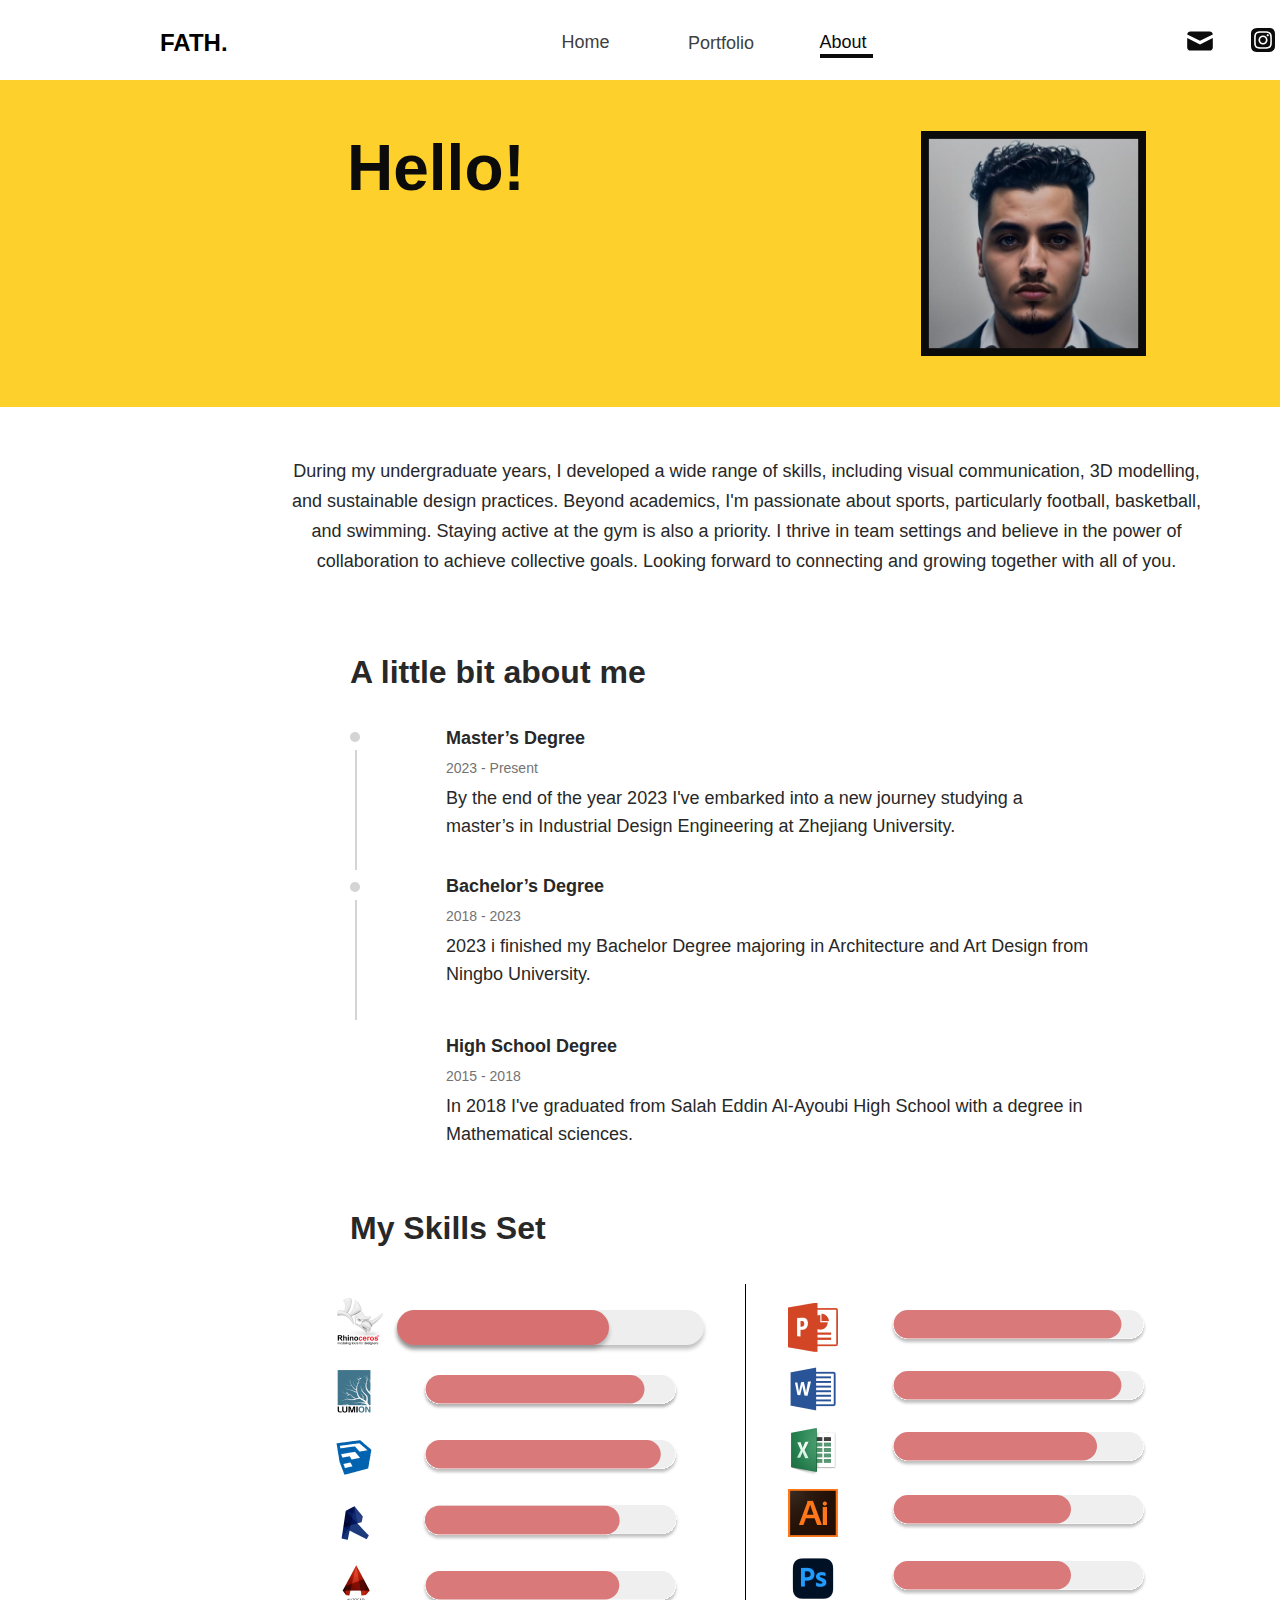
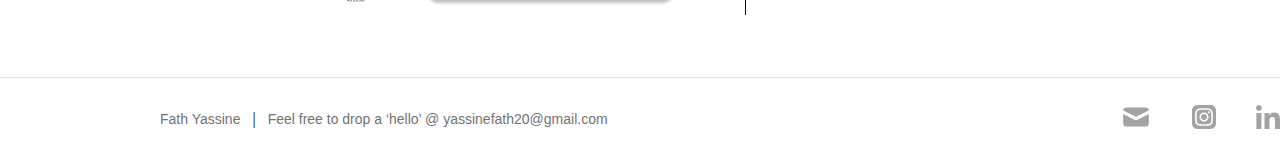
<file: about-page.html/index.html>
<!DOCTYPE html>
<html lang="en">
  <head>
    <meta charset="UTF-8" />
    <meta http-equiv="X-UA-Compatible" content="IE=edge" />
    <meta name="viewport" content="width=device-width, initial-scale=1.0" />
    <link rel="stylesheet" href="./vars.css" />
    <link rel="stylesheet" href="./style.css" />

    <style>
      a,
      button,
      input,
      select,
      h1,
      h2,
      h3,
      h4,
      h5,
      * {
        margin: 0;
        padding: 0;
        border: none;
        text-decoration: none;
        appearance: none;
        background: none;

        -webkit-font-smoothing: antialiased;
      }
    </style>
    <title>Document</title>
  </head>
  <body>
    <div class="about">
      <div class="navigation-header">
        <div class="logo">
          <div class="fath">FATH.</div>
        </div>
        <div class="menu-links">
          <div class="home">
            <a href="link-to-home-page.html">
            <div class="home2">Home</div>
            </a>
          </div>
          <div class="work">
            <a href="link-to-portfolio-page.html">
            <div class="portfolio">Portfolio</div>
            </a>
          </div>
          <div class="about2">
            <a href="https://www.youtube.com/watch?v=pYSJVMFJQPI&ab_channel=Summary">
            <div class="selected"></div>
            <div class="about3">About</div>
            </a>
          </div>
        </div>
        <div class="social">
          <a href="link-to-email-page.html">
          <svg
            class="icon-mail"
            width="32"
            height="32"
            viewBox="0 0 32 32"
            fill="none"
            xmlns="http://www.w3.org/2000/svg"
          >
            <path
              fill-rule="evenodd"
              clip-rule="evenodd"
              d="M16.0004 15.8113L3.20516 9.41445C3.25253 8.59916 3.60981 7.83284 4.20384 7.27242C4.79787 6.712 5.58369 6.39991 6.40036 6.40005H25.6004C26.417 6.39991 27.2028 6.712 27.7969 7.27242C28.3909 7.83284 28.7482 8.59916 28.7956 9.41445L16.0004 15.8113ZM16 19.3888L28.7999 12.9888V22.4C28.7999 23.2487 28.4628 24.0626 27.8627 24.6627C27.2626 25.2628 26.4486 25.6 25.5999 25.6H6.39995C5.55126 25.6 4.73733 25.2628 4.13721 24.6627C3.53709 24.0626 3.19995 23.2487 3.19995 22.4V12.9888L16 19.3888Z"
              fill="#0C0B0B"
            />
          </svg>
          </a>

          <div class="icon"></div>
        </div>
      </div>
      <div class="hero">
        <div class="hello">Hello!</div>
        <img class="rectangle-4" src="rectangle-40.png" />
      </div>
      <div
        class="[base64]"
      >
        During my undergraduate years, I developed a wide range of skills,
        including visual communication, 3D modelling, and sustainable design
        practices. Beyond academics, I&#039;m passionate about sports,
        particularly football, basketball, and swimming. Staying active at the
        gym is also a priority. I thrive in team settings and believe in the
        power of collaboration to achieve collective goals. Looking forward to
        connecting and growing together with all of you.
      </div>
      <div class="a-little-bit-about-me">A little bit about me</div>
      <div class="my-skills-set">My Skills Set</div>
      <div class="item-1">
        <div class="master-s-degree">Master’s Degree</div>
        <div class="_2023-present">2023 - Present</div>
        <div
          class="by-the-end-of-the-year-2023-i-ve-embarked-into-a-new-journey-studying-a-master-s-in-industrial-design-engineering-at-zhejiang-university"
        >
          By the end of the year 2023 I&#039;ve embarked into a new journey
          studying a master’s in Industrial Design Engineering at Zhejiang
          University.
        </div>
      </div>
      <div class="item-2">
        <div class="bachelor-s-degree">Bachelor’s Degree</div>
        <div class="_2018-2023">2018 - 2023</div>
        <div
          class="_2023-i-finished-my-bachelor-degree-majoring-in-architecture-and-art-design-from-ningbo-university"
        >
          2023 i finished my Bachelor Degree majoring in Architecture and Art
          Design from Ningbo University.
        </div>
      </div>
      <div class="item-4">
        <div class="high-school-degree">High School Degree</div>
        <div class="_2015-2018">2015 - 2018</div>
        <div
          class="in-2018-i-ve-graduated-from-salah-eddin-al-ayoubi-high-school-with-a-degree-in-mathematical-sciences"
        >
          In 2018 I&#039;ve graduated from Salah Eddin Al-Ayoubi High School
          with a degree in Mathematical sciences.
        </div>
      </div>
      <svg
        class="bullet"
        width="10"
        height="138"
        viewBox="0 0 10 138"
        fill="none"
        xmlns="http://www.w3.org/2000/svg"
      >
        <circle cx="5" cy="5" r="5" fill="#D4D4D4" />
        <line
          x1="6"
          y1="18"
          x2="5.99999"
          y2="138"
          stroke="#D4D4D4"
          stroke-width="2"
        />
      </svg>

      <svg
        class="bullet2"
        width="10"
        height="138"
        viewBox="0 0 10 138"
        fill="none"
        xmlns="http://www.w3.org/2000/svg"
      >
        <circle cx="5" cy="5" r="5" fill="#D4D4D4" />
        <line
          x1="6"
          y1="18"
          x2="5.99999"
          y2="138"
          stroke="#D4D4D4"
          stroke-width="2"
        />
      </svg>

      <div class="bullet3">
        <div class="ellipse-5"></div>
      </div>
      <div class="navigation-footer">
        <div class="text">
          <div class="fath-yassine">Fath Yassine</div>
          <div class="">|</div>
          <div class="feel-free-to-drop-a-hello-fathyassine-20-gmail-com">
            Feel free to drop a ‘hello’ @ yassinefath20@gmail.com
          </div>
        </div>
        <div class="social2">
          <a href="link-to-mail-page.html">
          <svg
            class="icon-mail2"
            width="32"
            height="32"
            viewBox="0 0 32 32"
            fill="none"
            xmlns="http://www.w3.org/2000/svg"
          >
            <path
              fill-rule="evenodd"
              clip-rule="evenodd"
              d="M16.0002 15.8112L3.20504 9.41442C3.2524 8.59913 3.60969 7.8328 4.20372 7.27239C4.79775 6.71197 5.58357 6.39987 6.40024 6.40002H25.6002C26.4169 6.39987 27.2027 6.71197 27.7968 7.27239C28.3908 7.8328 28.7481 8.59913 28.7954 9.41442L16.0002 15.8112ZM15.9998 19.3887L28.7998 12.9887V22.3999C28.7998 23.2486 28.4627 24.0626 27.8626 24.6627C27.2625 25.2628 26.4485 25.5999 25.5998 25.5999H6.39983C5.55114 25.5999 4.7372 25.2628 4.13709 24.6627C3.53697 24.0626 3.19983 23.2486 3.19983 22.3999V12.9887L15.9998 19.3887Z"
              fill="#A3A3A3"
            />
          </svg>
          </a>

          <a href="link-to-instagram-page.html">
          <svg
            class="icon2-instagram"
            width="24"
            height="24"
            viewBox="0 0 24 24"
            fill="none"
            xmlns="http://www.w3.org/2000/svg"
          >
            <g clip-path="url(#clip0_663_109)">
              <path
                d="M1.49996 1.63273C-0.386045 3.59137 -4.48823e-05 5.67198 -4.48823e-05 11.9928C-4.48823e-05 17.2418 -0.916045 22.5038 3.87796 23.7426C5.37496 24.1275 18.639 24.1275 20.134 23.7406C22.13 23.2257 23.754 21.607 23.976 18.7845C24.007 18.3906 24.007 5.60199 23.975 5.20007C23.739 2.19363 21.888 0.460953 19.449 0.110019C18.89 0.0290338 18.778 0.00503828 15.91 3.92124e-05C5.73695 0.00503828 3.50696 -0.447877 1.49996 1.63273Z"
                fill="#A3A3A3"
              />
              <path
                d="M11.9978 3.13905C8.36681 3.13905 4.91881 2.81605 3.60181 6.19605C3.05781 7.59205 3.13681 9.40505 3.13681 12.001C3.13681 14.279 3.06381 16.42 3.60181 17.805C4.91581 21.187 8.39181 20.863 11.9958 20.863C15.4728 20.863 19.0578 21.225 20.3908 17.805C20.9358 16.395 20.8558 14.609 20.8558 12.001C20.8558 8.53905 21.0468 6.30405 19.3678 4.62605C17.6678 2.92605 15.3688 3.13905 11.9938 3.13905H11.9978ZM11.2038 4.73605C18.7778 4.72405 19.7418 3.88205 19.2098 15.579C19.0208 19.716 15.8708 19.262 11.9988 19.262C4.93881 19.262 4.73581 19.06 4.73581 11.997C4.73581 4.85205 5.29581 4.74005 11.2038 4.73405V4.73605ZM16.7278 6.20705C16.1408 6.20705 15.6648 6.68305 15.6648 7.27005C15.6648 7.85705 16.1408 8.33305 16.7278 8.33305C17.3148 8.33305 17.7908 7.85705 17.7908 7.27005C17.7908 6.68305 17.3148 6.20705 16.7278 6.20705ZM11.9978 7.45005C9.48481 7.45005 7.44781 9.48805 7.44781 12.001C7.44781 14.514 9.48481 16.551 11.9978 16.551C14.5108 16.551 16.5468 14.514 16.5468 12.001C16.5468 9.48805 14.5108 7.45005 11.9978 7.45005ZM11.9978 9.04705C15.9028 9.04705 15.9078 14.955 11.9978 14.955C8.09381 14.955 8.08781 9.04705 11.9978 9.04705Z"
                fill="white"
              />
            </g>
            <defs>
              <clipPath id="clip0_663_109">
                <rect width="24" height="24" fill="white" />
              </clipPath>
            </defs>
          </svg>
          </a>

          <a href="https://www.linkedin.com/public-profile/settings?trk=d_flagship3_profile_self_view_public_profile">
          <svg
            class="icon3"
            width="24"
            height="24"
            viewBox="0 0 24 24"
            fill="none"
            xmlns="http://www.w3.org/2000/svg"
          >
            <g clip-path="url(#clip0_663_112)">
              <path
                fill-rule="evenodd"
                clip-rule="evenodd"
                d="M0 2.882C0 1.291 1.291 0 2.882 0C4.472 0 5.763 1.291 5.764 2.882C5.764 4.473 4.473 5.791 2.882 5.791C1.291 5.791 0 4.473 0 2.882ZM23.9941 24V23.999H24.0001V15.197C24.0001 10.891 23.0731 7.57405 18.0391 7.57405C15.6191 7.57405 13.9951 8.90205 13.3321 10.161H13.2621V7.97605H8.48906V23.999H13.4591V16.065C13.4591 13.976 13.8551 11.956 16.4421 11.956C18.9911 11.956 19.0291 14.34 19.0291 16.199V24H23.9941ZM0.396094 7.97695H5.37209V24H0.396094V7.97695Z"
                fill="#A3A3A3"
              />
            </g>
            <defs>
              <clipPath id="clip0_663_112">
                <rect width="24" height="24" fill="white" />
              </clipPath>
            </defs>
          </svg>
          </a>
        </div>
      </div>
      <a href="link-to-instagram-page.html">
      <svg
        class="icon4"
        width="24"
        height="24"
        viewBox="0 0 24 24"
        fill="none"
        xmlns="http://www.w3.org/2000/svg"
      >
        <g clip-path="url(#clip0_453_2475)">
          <path
            d="M1.49996 1.6327C-0.386045 3.59134 -4.48823e-05 5.67195 -4.48823e-05 11.9928C-4.48823e-05 17.2418 -0.916045 22.5038 3.87796 23.7426C5.37496 24.1275 18.639 24.1275 20.134 23.7406C22.13 23.2257 23.754 21.607 23.976 18.7845C24.007 18.3906 24.007 5.60196 23.975 5.20004C23.739 2.1936 21.888 0.460922 19.449 0.109988C18.89 0.0290033 18.778 0.00500776 15.91 8.69483e-06C5.73695 0.00500776 3.50696 -0.447908 1.49996 1.6327Z"
            fill="#0C0B0B"
          />
          <path
            d="M11.9978 3.13901C8.36681 3.13901 4.91881 2.81601 3.60181 6.19602C3.05781 7.59202 3.13681 9.40502 3.13681 12.001C3.13681 14.279 3.06381 16.42 3.60181 17.805C4.91581 21.187 8.39181 20.863 11.9958 20.863C15.4728 20.863 19.0578 21.225 20.3908 17.805C20.9358 16.395 20.8558 14.609 20.8558 12.001C20.8558 8.53902 21.0468 6.30402 19.3678 4.62601C17.6678 2.92601 15.3688 3.13901 11.9938 3.13901H11.9978ZM11.2038 4.73602C18.7778 4.72401 19.7418 3.88202 19.2098 15.579C19.0208 19.716 15.8708 19.262 11.9988 19.262C4.93881 19.262 4.73581 19.06 4.73581 11.997C4.73581 4.85202 5.29581 4.74002 11.2038 4.73402V4.73602ZM16.7278 6.20702C16.1408 6.20702 15.6648 6.68302 15.6648 7.27002C15.6648 7.85702 16.1408 8.33302 16.7278 8.33302C17.3148 8.33302 17.7908 7.85702 17.7908 7.27002C17.7908 6.68302 17.3148 6.20702 16.7278 6.20702ZM11.9978 7.45002C9.48481 7.45002 7.44781 9.48802 7.44781 12.001C7.44781 14.514 9.48481 16.551 11.9978 16.551C14.5108 16.551 16.5468 14.514 16.5468 12.001C16.5468 9.48802 14.5108 7.45002 11.9978 7.45002ZM11.9978 9.04702C15.9028 9.04702 15.9078 14.955 11.9978 14.955C8.09381 14.955 8.08781 9.04702 11.9978 9.04702Z"
            fill="white"
          />
        </g>
        <defs>
          <clipPath id="clip0_453_2475">
            <rect width="24" height="24" fill="white" />
          </clipPath>
        </defs>
      </svg>
      </a>

      <div class="frame-3">
        <img class="rhino-icon" src="rhino-icon0.png" /><img
          class="lumion-icon"
          src="lumion-icon0.png"
        /><img class="sketchup-icon" src="sketchup-icon0.png" /><img
          class="revit-icon"
          src="revit-icon0.png"
        />
        <div class="skill-set-lign">
          <div class="rectangle-5"></div>
          <div class="rectangle-6"></div>
        </div>
        <svg
          class="skill-set-lign-lumion"
          width="315"
          height="43"
          viewBox="0 0 315 43"
          fill="none"
          xmlns="http://www.w3.org/2000/svg"
        >
          <g filter="url(#filter0_d_549_265)">
            <rect
              x="4"
              width="307"
              height="35"
              rx="17.5"
              fill="#EEEEEE"
              fill-opacity="0.933333"
            />
            <path
              d="M4 17.5C4 7.83502 11.835 0 21.5 0H255.5C265.165 0 273 7.83502 273 17.5C273 27.165 265.165 35 255.5 35H21.5C11.835 35 4 27.165 4 17.5Z"
              fill="#D77070"
              fill-opacity="0.933333"
            />
          </g>
          <defs>
            <filter
              id="filter0_d_549_265"
              x="0"
              y="0"
              width="315"
              height="43"
              filterUnits="userSpaceOnUse"
              color-interpolation-filters="sRGB"
            >
              <feFlood flood-opacity="0" result="BackgroundImageFix" />
              <feColorMatrix
                in="SourceAlpha"
                type="matrix"
                values="0 0 0 0 0 0 0 0 0 0 0 0 0 0 0 0 0 0 127 0"
                result="hardAlpha"
              />
              <feOffset dy="4" />
              <feGaussianBlur stdDeviation="2" />
              <feComposite in2="hardAlpha" operator="out" />
              <feColorMatrix
                type="matrix"
                values="0 0 0 0 0 0 0 0 0 0 0 0 0 0 0 0 0 0 0.3 0"
              />
              <feBlend
                mode="normal"
                in2="BackgroundImageFix"
                result="effect1_dropShadow_549_265"
              />
              <feBlend
                mode="normal"
                in="SourceGraphic"
                in2="effect1_dropShadow_549_265"
                result="shape"
              />
            </filter>
          </defs>
        </svg>

        <svg
          class="skill-set-lign-sketchup"
          width="315"
          height="43"
          viewBox="0 0 315 43"
          fill="none"
          xmlns="http://www.w3.org/2000/svg"
        >
          <g filter="url(#filter0_d_549_266)">
            <rect
              x="4"
              width="307"
              height="35"
              rx="17.5"
              fill="#EEEEEE"
              fill-opacity="0.933333"
            />
            <path
              d="M4 17.5C4 7.83502 11.835 0 21.5 0H275.5C285.165 0 293 7.83502 293 17.5C293 27.165 285.165 35 275.5 35H21.5C11.835 35 4 27.165 4 17.5Z"
              fill="#D77070"
              fill-opacity="0.933333"
            />
          </g>
          <defs>
            <filter
              id="filter0_d_549_266"
              x="0"
              y="0"
              width="315"
              height="43"
              filterUnits="userSpaceOnUse"
              color-interpolation-filters="sRGB"
            >
              <feFlood flood-opacity="0" result="BackgroundImageFix" />
              <feColorMatrix
                in="SourceAlpha"
                type="matrix"
                values="0 0 0 0 0 0 0 0 0 0 0 0 0 0 0 0 0 0 127 0"
                result="hardAlpha"
              />
              <feOffset dy="4" />
              <feGaussianBlur stdDeviation="2" />
              <feComposite in2="hardAlpha" operator="out" />
              <feColorMatrix
                type="matrix"
                values="0 0 0 0 0 0 0 0 0 0 0 0 0 0 0 0 0 0 0.25 0"
              />
              <feBlend
                mode="normal"
                in2="BackgroundImageFix"
                result="effect1_dropShadow_549_266"
              />
              <feBlend
                mode="normal"
                in="SourceGraphic"
                in2="effect1_dropShadow_549_266"
                result="shape"
              />
            </filter>
          </defs>
        </svg>

        <svg
          class="skill-set-lign-rivet"
          width="315"
          height="44"
          viewBox="0 0 315 44"
          fill="none"
          xmlns="http://www.w3.org/2000/svg"
        >
          <g filter="url(#filter0_d_549_268)">
            <rect
              x="4"
              width="307"
              height="35"
              rx="17.5"
              fill="#EEEEEE"
              fill-opacity="0.933333"
            />
            <path
              d="M4 18.5C4 8.83502 11.835 1 21.5 1H224.5C234.165 1 242 8.83502 242 18.5C242 28.165 234.165 36 224.5 36H21.5C11.835 36 4 28.165 4 18.5Z"
              fill="#D77070"
              fill-opacity="0.933333"
            />
          </g>
          <defs>
            <filter
              id="filter0_d_549_268"
              x="0"
              y="0"
              width="315"
              height="44"
              filterUnits="userSpaceOnUse"
              color-interpolation-filters="sRGB"
            >
              <feFlood flood-opacity="0" result="BackgroundImageFix" />
              <feColorMatrix
                in="SourceAlpha"
                type="matrix"
                values="0 0 0 0 0 0 0 0 0 0 0 0 0 0 0 0 0 0 127 0"
                result="hardAlpha"
              />
              <feOffset dy="4" />
              <feGaussianBlur stdDeviation="2" />
              <feComposite in2="hardAlpha" operator="out" />
              <feColorMatrix
                type="matrix"
                values="0 0 0 0 0 0 0 0 0 0 0 0 0 0 0 0 0 0 0.25 0"
              />
              <feBlend
                mode="normal"
                in2="BackgroundImageFix"
                result="effect1_dropShadow_549_268"
              />
              <feBlend
                mode="normal"
                in="SourceGraphic"
                in2="effect1_dropShadow_549_268"
                result="shape"
              />
            </filter>
          </defs>
        </svg>

        <svg
          class="skill-set-lign-autocad"
          width="315"
          height="43"
          viewBox="0 0 315 43"
          fill="none"
          xmlns="http://www.w3.org/2000/svg"
        >
          <g filter="url(#filter0_d_549_267)">
            <rect
              x="4"
              width="307"
              height="35"
              rx="17.5"
              fill="#EEEEEE"
              fill-opacity="0.933333"
            />
            <path
              d="M4 17.5C4 7.83502 11.835 0 21.5 0H224.5C234.165 0 242 7.83502 242 17.5C242 27.165 234.165 35 224.5 35H21.5C11.835 35 4 27.165 4 17.5Z"
              fill="#D77070"
              fill-opacity="0.933333"
            />
          </g>
          <defs>
            <filter
              id="filter0_d_549_267"
              x="0"
              y="0"
              width="315"
              height="43"
              filterUnits="userSpaceOnUse"
              color-interpolation-filters="sRGB"
            >
              <feFlood flood-opacity="0" result="BackgroundImageFix" />
              <feColorMatrix
                in="SourceAlpha"
                type="matrix"
                values="0 0 0 0 0 0 0 0 0 0 0 0 0 0 0 0 0 0 127 0"
                result="hardAlpha"
              />
              <feOffset dy="4" />
              <feGaussianBlur stdDeviation="2" />
              <feComposite in2="hardAlpha" operator="out" />
              <feColorMatrix
                type="matrix"
                values="0 0 0 0 0 0 0 0 0 0 0 0 0 0 0 0 0 0 0.25 0"
              />
              <feBlend
                mode="normal"
                in2="BackgroundImageFix"
                result="effect1_dropShadow_549_267"
              />
              <feBlend
                mode="normal"
                in="SourceGraphic"
                in2="effect1_dropShadow_549_267"
                result="shape"
              />
            </filter>
          </defs>
        </svg>

        <img class="autocad-icon" src="autocad-icon0.png" /><img
          class="ppt-icon"
          src="ppt-icon0.png"
        /><img class="word-icon" src="word-icon0.png" /><img
          class="excel-icon"
          src="excel-icon0.png"
        /><img class="adobe-illustrator" src="adobe-illustrator0.png" /><img
          class="pngwing-1"
          src="pngwing-10.png"
        />
        <svg
          class="skill-set-lign-ppt"
          width="315"
          height="43"
          viewBox="0 0 315 43"
          fill="none"
          xmlns="http://www.w3.org/2000/svg"
        >
          <g filter="url(#filter0_d_549_269)">
            <rect
              x="4"
              width="307"
              height="35"
              rx="17.5"
              fill="#EEEEEE"
              fill-opacity="0.933333"
            />
            <path
              d="M4 17.5C4 7.83502 11.835 0 21.5 0H266.5C276.165 0 284 7.83502 284 17.5C284 27.165 276.165 35 266.5 35H21.5C11.835 35 4 27.165 4 17.5Z"
              fill="#D77070"
              fill-opacity="0.933333"
            />
          </g>
          <defs>
            <filter
              id="filter0_d_549_269"
              x="0"
              y="0"
              width="315"
              height="43"
              filterUnits="userSpaceOnUse"
              color-interpolation-filters="sRGB"
            >
              <feFlood flood-opacity="0" result="BackgroundImageFix" />
              <feColorMatrix
                in="SourceAlpha"
                type="matrix"
                values="0 0 0 0 0 0 0 0 0 0 0 0 0 0 0 0 0 0 127 0"
                result="hardAlpha"
              />
              <feOffset dy="4" />
              <feGaussianBlur stdDeviation="2" />
              <feComposite in2="hardAlpha" operator="out" />
              <feColorMatrix
                type="matrix"
                values="0 0 0 0 0 0 0 0 0 0 0 0 0 0 0 0 0 0 0.25 0"
              />
              <feBlend
                mode="normal"
                in2="BackgroundImageFix"
                result="effect1_dropShadow_549_269"
              />
              <feBlend
                mode="normal"
                in="SourceGraphic"
                in2="effect1_dropShadow_549_269"
                result="shape"
              />
            </filter>
          </defs>
        </svg>

        <svg
          class="skill-set-lign-word"
          width="315"
          height="43"
          viewBox="0 0 315 43"
          fill="none"
          xmlns="http://www.w3.org/2000/svg"
        >
          <g filter="url(#filter0_d_549_270)">
            <rect
              x="4"
              width="307"
              height="35"
              rx="17.5"
              fill="#EEEEEE"
              fill-opacity="0.933333"
            />
            <path
              d="M4 17.5C4 7.83502 11.835 0 21.5 0H266.5C276.165 0 284 7.83502 284 17.5C284 27.165 276.165 35 266.5 35H21.5C11.835 35 4 27.165 4 17.5Z"
              fill="#D77070"
              fill-opacity="0.933333"
            />
          </g>
          <defs>
            <filter
              id="filter0_d_549_270"
              x="0"
              y="0"
              width="315"
              height="43"
              filterUnits="userSpaceOnUse"
              color-interpolation-filters="sRGB"
            >
              <feFlood flood-opacity="0" result="BackgroundImageFix" />
              <feColorMatrix
                in="SourceAlpha"
                type="matrix"
                values="0 0 0 0 0 0 0 0 0 0 0 0 0 0 0 0 0 0 127 0"
                result="hardAlpha"
              />
              <feOffset dy="4" />
              <feGaussianBlur stdDeviation="2" />
              <feComposite in2="hardAlpha" operator="out" />
              <feColorMatrix
                type="matrix"
                values="0 0 0 0 0 0 0 0 0 0 0 0 0 0 0 0 0 0 0.25 0"
              />
              <feBlend
                mode="normal"
                in2="BackgroundImageFix"
                result="effect1_dropShadow_549_270"
              />
              <feBlend
                mode="normal"
                in="SourceGraphic"
                in2="effect1_dropShadow_549_270"
                result="shape"
              />
            </filter>
          </defs>
        </svg>

        <svg
          class="skill-set-lign-excel"
          width="315"
          height="43"
          viewBox="0 0 315 43"
          fill="none"
          xmlns="http://www.w3.org/2000/svg"
        >
          <g filter="url(#filter0_d_552_271)">
            <rect
              x="4"
              width="307"
              height="35"
              rx="17.5"
              fill="#EEEEEE"
              fill-opacity="0.933333"
            />
            <path
              d="M4 17.5C4 7.83502 11.835 0 21.5 0H236.5C246.165 0 254 7.83502 254 17.5C254 27.165 246.165 35 236.5 35H21.5C11.835 35 4 27.165 4 17.5Z"
              fill="#D77070"
              fill-opacity="0.933333"
            />
          </g>
          <defs>
            <filter
              id="filter0_d_552_271"
              x="0"
              y="0"
              width="315"
              height="43"
              filterUnits="userSpaceOnUse"
              color-interpolation-filters="sRGB"
            >
              <feFlood flood-opacity="0" result="BackgroundImageFix" />
              <feColorMatrix
                in="SourceAlpha"
                type="matrix"
                values="0 0 0 0 0 0 0 0 0 0 0 0 0 0 0 0 0 0 127 0"
                result="hardAlpha"
              />
              <feOffset dy="4" />
              <feGaussianBlur stdDeviation="2" />
              <feComposite in2="hardAlpha" operator="out" />
              <feColorMatrix
                type="matrix"
                values="0 0 0 0 0 0 0 0 0 0 0 0 0 0 0 0 0 0 0.25 0"
              />
              <feBlend
                mode="normal"
                in2="BackgroundImageFix"
                result="effect1_dropShadow_552_271"
              />
              <feBlend
                mode="normal"
                in="SourceGraphic"
                in2="effect1_dropShadow_552_271"
                result="shape"
              />
            </filter>
          </defs>
        </svg>

        <svg
          class="skill-set-lign-adobe-illustrator"
          width="315"
          height="43"
          viewBox="0 0 315 43"
          fill="none"
          xmlns="http://www.w3.org/2000/svg"
        >
          <g filter="url(#filter0_d_552_272)">
            <rect
              x="4"
              width="307"
              height="35"
              rx="17.5"
              fill="#EEEEEE"
              fill-opacity="0.933333"
            />
            <path
              d="M4 17.5C4 7.83502 11.835 0 21.5 0H204.5C214.165 0 222 7.83502 222 17.5C222 27.165 214.165 35 204.5 35H21.5C11.835 35 4 27.165 4 17.5Z"
              fill="#D77070"
              fill-opacity="0.933333"
            />
          </g>
          <defs>
            <filter
              id="filter0_d_552_272"
              x="0"
              y="0"
              width="315"
              height="43"
              filterUnits="userSpaceOnUse"
              color-interpolation-filters="sRGB"
            >
              <feFlood flood-opacity="0" result="BackgroundImageFix" />
              <feColorMatrix
                in="SourceAlpha"
                type="matrix"
                values="0 0 0 0 0 0 0 0 0 0 0 0 0 0 0 0 0 0 127 0"
                result="hardAlpha"
              />
              <feOffset dy="4" />
              <feGaussianBlur stdDeviation="2" />
              <feComposite in2="hardAlpha" operator="out" />
              <feColorMatrix
                type="matrix"
                values="0 0 0 0 0 0 0 0 0 0 0 0 0 0 0 0 0 0 0.25 0"
              />
              <feBlend
                mode="normal"
                in2="BackgroundImageFix"
                result="effect1_dropShadow_552_272"
              />
              <feBlend
                mode="normal"
                in="SourceGraphic"
                in2="effect1_dropShadow_552_272"
                result="shape"
              />
            </filter>
          </defs>
        </svg>

        <svg
          class="skill-set-lign-adobe-photoshop"
          width="315"
          height="43"
          viewBox="0 0 315 43"
          fill="none"
          xmlns="http://www.w3.org/2000/svg"
        >
          <g filter="url(#filter0_d_552_273)">
            <rect
              x="4"
              width="307"
              height="35"
              rx="17.5"
              fill="#EEEEEE"
              fill-opacity="0.933333"
            />
            <path
              d="M4 17.5C4 7.83502 11.835 0 21.5 0H204.5C214.165 0 222 7.83502 222 17.5C222 27.165 214.165 35 204.5 35H21.5C11.835 35 4 27.165 4 17.5Z"
              fill="#D77070"
              fill-opacity="0.933333"
            />
          </g>
          <defs>
            <filter
              id="filter0_d_552_273"
              x="0"
              y="0"
              width="315"
              height="43"
              filterUnits="userSpaceOnUse"
              color-interpolation-filters="sRGB"
            >
              <feFlood flood-opacity="0" result="BackgroundImageFix" />
              <feColorMatrix
                in="SourceAlpha"
                type="matrix"
                values="0 0 0 0 0 0 0 0 0 0 0 0 0 0 0 0 0 0 127 0"
                result="hardAlpha"
              />
              <feOffset dy="4" />
              <feGaussianBlur stdDeviation="2" />
              <feComposite in2="hardAlpha" operator="out" />
              <feColorMatrix
                type="matrix"
                values="0 0 0 0 0 0 0 0 0 0 0 0 0 0 0 0 0 0 0.25 0"
              />
              <feBlend
                mode="normal"
                in2="BackgroundImageFix"
                result="effect1_dropShadow_552_273"
              />
              <feBlend
                mode="normal"
                in="SourceGraphic"
                in2="effect1_dropShadow_552_273"
                result="shape"
              />
            </filter>
          </defs>
        </svg>
      </div>
      <div class="line-2"></div>
    </div>
  </body>
</html>
</file>
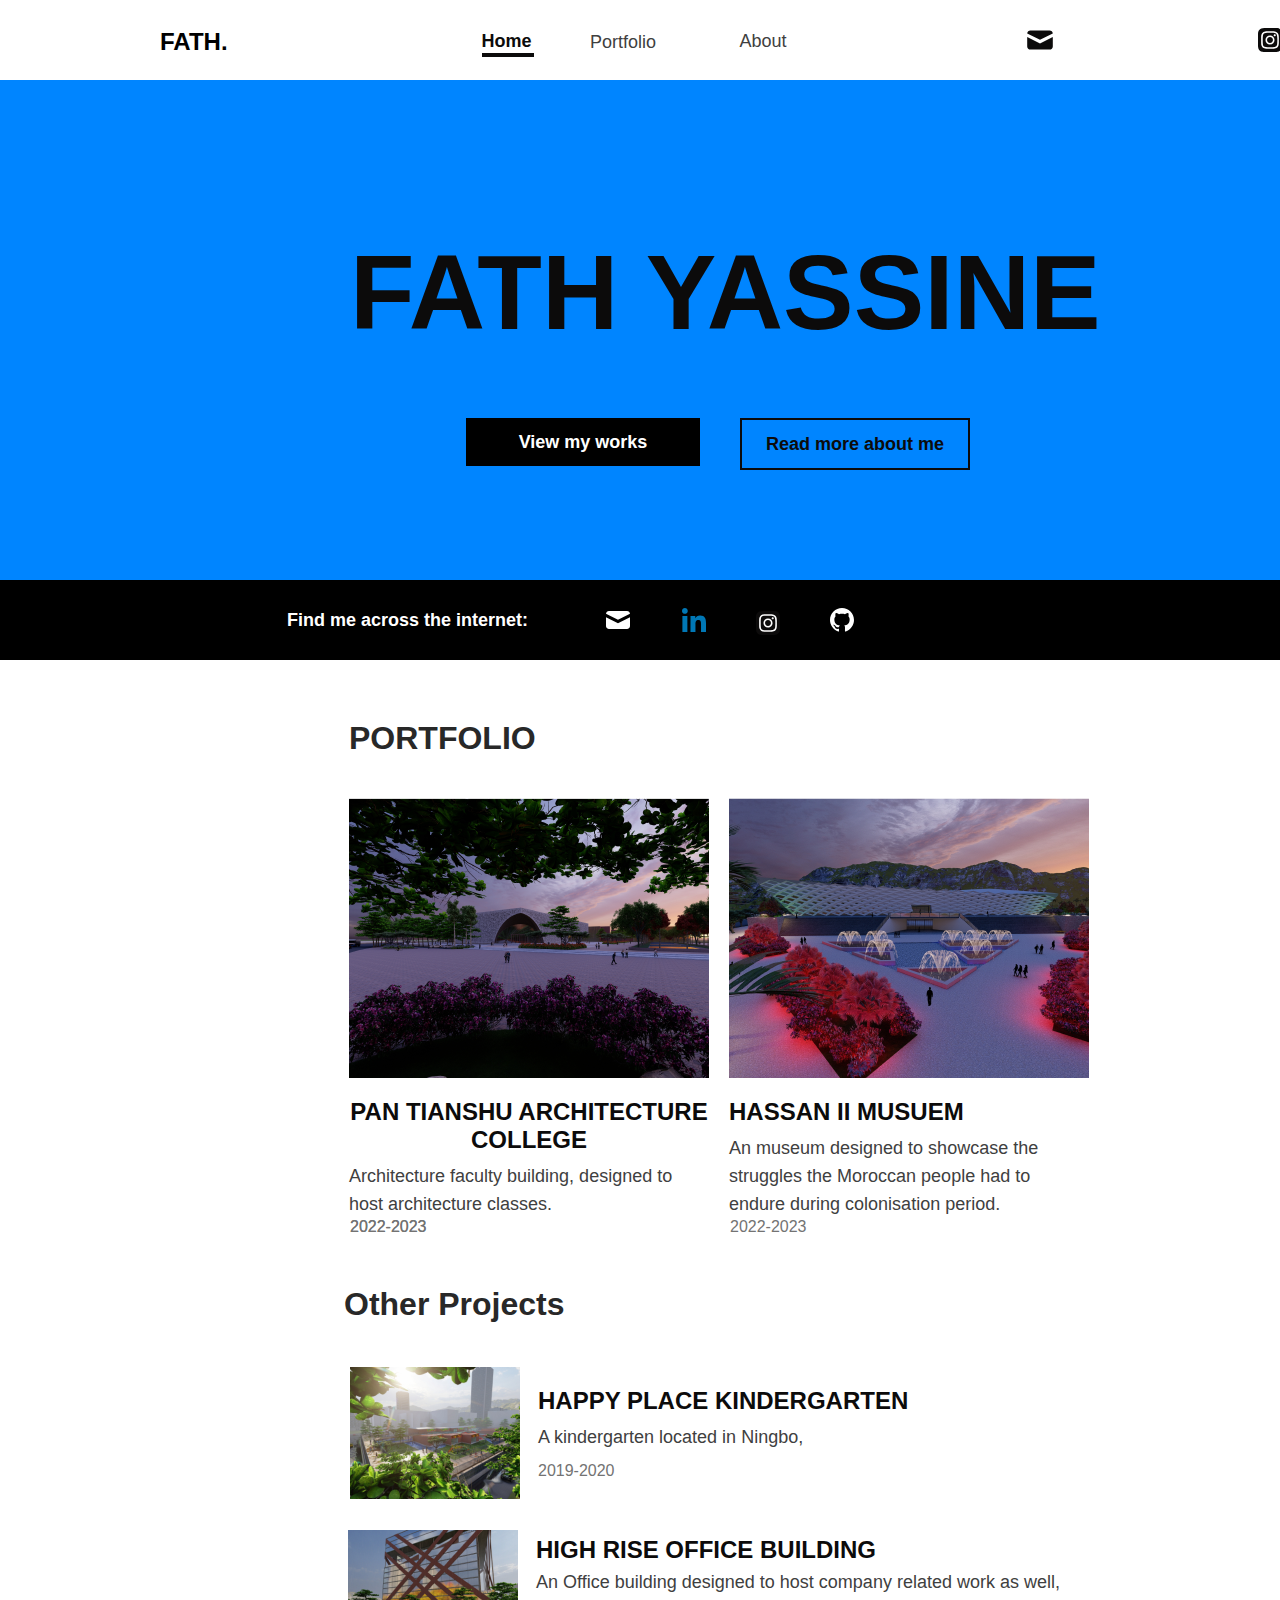
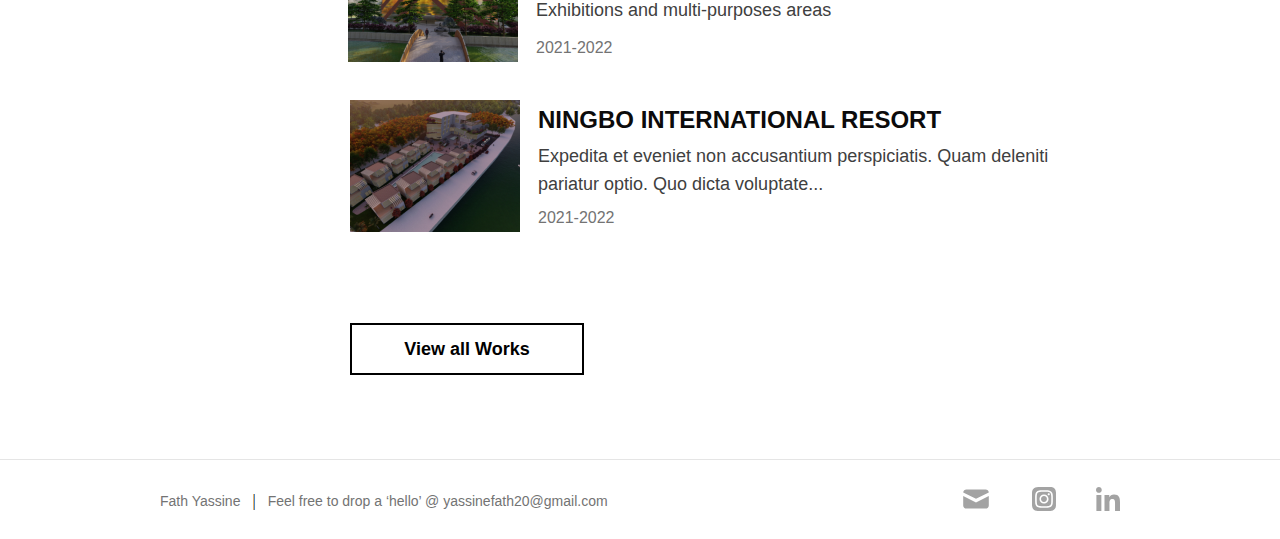
<file: home page/index.html>
<!DOCTYPE html>
<html lang="en">
  <head>
    <meta charset="UTF-8" />
    <meta http-equiv="X-UA-Compatible" content="IE=edge" />
    <meta name="viewport" content="width=device-width, initial-scale=1.0">
    <link rel="stylesheet" href="./vars.css" />
    <link rel="stylesheet" href="./style.css" />

    <style>
      a,
      button,
      input,
      select,
      h1,
      h2,
      h3,
      h4,
      h5,
      * {
        margin: 0;
        padding: 0;
        border: none;
        text-decoration: none;
        appearance: none;
        background: none;

        -webkit-font-smoothing: antialiased;
      }
    </style>
    <title>Document</title>
  </head>
  <body>
    <div class="home">
      <div class="navigation-header">
        <div class="logo">
          <div class="fath">FATH.</div>
        </div>
        <div class="menu-links">
          <div class="home2">
            <div class="selected"></div>
            <a href="link-to-home-page.html">
            <div class="home3">Home</div>
            </a>
          </div>
          <div class="work">
            <a href="link-to-portfolio-page.html">
            <div class="portfolio">Portfolio</div>
            </a>
          </div>
          <div class="about">
            <a href="link-to-about-page.html">
            <div class="about2">About</div>
            </a>
          </div>
        </div>
        <div class="social">
          <a href="link-to-mail-page.html">
          <svg
            class="icon-mail"
            width="32"
            height="32"
            viewBox="0 0 32 32"
            fill="none"
            xmlns="http://www.w3.org/2000/svg"
          >
            <path
              fill-rule="evenodd"
              clip-rule="evenodd"
              d="M16.0003 15.8113L3.20507 9.41445C3.25243 8.59916 3.60972 7.83284 4.20375 7.27242C4.79778 6.712 5.5836 6.39991 6.40027 6.40005H25.6003C26.4169 6.39991 27.2028 6.712 27.7968 7.27242C28.3908 7.83284 28.7481 8.59916 28.7955 9.41445L16.0003 15.8113ZM15.9999 19.3888L28.7999 12.9888V22.4C28.7999 23.2487 28.4627 24.0626 27.8626 24.6627C27.2625 25.2628 26.4486 25.6 25.5999 25.6H6.39986C5.55117 25.6 4.73723 25.2628 4.13712 24.6627C3.537 24.0626 3.19986 23.2487 3.19986 22.4V12.9888L15.9999 19.3888Z"
              fill="#0C0B0B"
            />
          </svg>
        </a>

          <div class="icon"></div>
        </div>
      </div>
      <div class="social2">
        <div class="find-me-across-the-internet">
          Find me across the internet:
        </div>
        <a href="https://www.linkedin.com/public-profile/settings?trk=d_flagship3_profile_self_view_public_profile">
        <svg
          class="icon2"
          width="24"
          height="24"
          viewBox="0 0 24 24"
          fill="none"
          xmlns="http://www.w3.org/2000/svg"
        >
          <g clip-path="url(#clip0_5_1640)">
            <path
              fill-rule="evenodd"
              clip-rule="evenodd"
              d="M0 2.882C0 1.291 1.291 0 2.882 0C4.472 0 5.763 1.291 5.764 2.882C5.764 4.473 4.473 5.791 2.882 5.791C1.291 5.791 0 4.473 0 2.882ZM23.9941 24V23.999H24.0001V15.197C24.0001 10.891 23.0731 7.57405 18.0391 7.57405C15.6191 7.57405 13.9951 8.90205 13.3321 10.161H13.2621V7.97605H8.48906V23.999H13.4591V16.065C13.4591 13.976 13.8551 11.956 16.4421 11.956C18.9911 11.956 19.0291 14.34 19.0291 16.199V24H23.9941ZM0.396094 7.97695H5.37209V24H0.396094V7.97695Z"
              fill="#0077B5"
            />
          </g>
          <defs>
            <clipPath id="clip0_5_1640">
              <rect width="24" height="24" fill="white" />
            </clipPath>
          </defs>
        </svg>
        </a>

        <a href="https://instagram.com/f_yassine_h?igshid=MzMyNGUyNmU2YQ==">
        <svg
          class="icon4"
          width="24"
          height="24"
          viewBox="0 0 24 24"
          fill="none"
          xmlns="http://www.w3.org/2000/svg"
        >
          <g clip-path="url(#clip0_453_2469)">
            <path
              d="M1.49989 1.6327C-0.386106 3.59134 -0.000105917 5.67195 -0.000105917 11.9928C-0.000105917 17.2418 -0.916106 22.5038 3.87789 23.7426C5.37489 24.1275 18.6389 24.1275 20.1339 23.7406C22.1299 23.2257 23.7539 21.607 23.9759 18.7845C24.0069 18.3906 24.0069 5.60196 23.9749 5.20004C23.7389 2.1936 21.8879 0.460922 19.4489 0.109988C18.8899 0.0290033 18.7779 0.00500776 15.9099 8.69483e-06C5.73689 0.00500776 3.50689 -0.447908 1.49989 1.6327Z"
              fill="#0C0B0B"
            />
            <path
              d="M11.9979 3.13903C8.36694 3.13903 4.91894 2.81603 3.60194 6.19603C3.05794 7.59203 3.13694 9.40503 3.13694 12.001C3.13694 14.279 3.06394 16.42 3.60194 17.805C4.91594 21.187 8.39194 20.863 11.9959 20.863C15.4729 20.863 19.0579 21.225 20.3909 17.805C20.9359 16.395 20.8559 14.609 20.8559 12.001C20.8559 8.53903 21.0469 6.30403 19.3679 4.62603C17.6679 2.92603 15.3689 3.13903 11.9939 3.13903H11.9979ZM11.2039 4.73603C18.7779 4.72403 19.7419 3.88203 19.2099 15.579C19.0209 19.716 15.8709 19.262 11.9989 19.262C4.93894 19.262 4.73594 19.06 4.73594 11.997C4.73594 4.85203 5.29594 4.74003 11.2039 4.73403V4.73603ZM16.7279 6.20703C16.1409 6.20703 15.6649 6.68303 15.6649 7.27003C15.6649 7.85703 16.1409 8.33303 16.7279 8.33303C17.3149 8.33303 17.7909 7.85703 17.7909 7.27003C17.7909 6.68303 17.3149 6.20703 16.7279 6.20703ZM11.9979 7.45003C9.48494 7.45003 7.44794 9.48803 7.44794 12.001C7.44794 14.514 9.48494 16.551 11.9979 16.551C14.5109 16.551 16.5469 14.514 16.5469 12.001C16.5469 9.48803 14.5109 7.45003 11.9979 7.45003ZM11.9979 9.04703C15.9029 9.04703 15.9079 14.955 11.9979 14.955C8.09394 14.955 8.08794 9.04703 11.9979 9.04703Z"
              fill="white"
            />
          </g>
          <defs>
            <clipPath id="clip0_453_2469">
              <rect width="24" height="24" fill="white" />
            </clipPath>
          </defs>
        </svg>
        </a>

        <a href="https://github.com/Yassine-Fath">
        <svg
          class="icon5"
          width="24"
          height="24"
          viewBox="0 0 24 24"
          fill="none"
          xmlns="http://www.w3.org/2000/svg"
        >
          <g clip-path="url(#clip0_5_1642)">
            <path
              d="M11.9985 0C5.373 0 0 5.394 0 12.048C0 17.37 3.438 21.885 8.208 23.4795C8.808 23.5905 9.027 23.2185 9.027 22.899C9.027 22.6125 9.0165 21.855 9.0105 20.85C5.673 21.5775 4.968 19.2345 4.968 19.2345C4.4235 17.8425 3.636 17.472 3.636 17.472C2.5455 16.725 3.717 16.74 3.717 16.74C4.9215 16.8255 5.5545 17.982 5.5545 17.982C6.6255 19.8225 8.364 19.2915 9.048 18.9825C9.156 18.204 9.4665 17.673 9.81 17.3715C7.146 17.067 4.344 16.0335 4.344 11.418C4.344 10.1025 4.812 9.027 5.58 8.184C5.4555 7.8795 5.0445 6.654 5.697 4.9965C5.697 4.9965 6.705 4.6725 8.997 6.231C9.954 5.964 10.98 5.8305 12.0015 5.826C13.02 5.832 14.0475 5.964 15.006 6.2325C17.2965 4.674 18.303 4.998 18.303 4.998C18.957 6.657 18.546 7.881 18.423 8.1855C19.1925 9.0285 19.656 10.104 19.656 11.4195C19.656 16.047 16.851 17.0655 14.178 17.364C14.6085 17.736 14.9925 18.471 14.9925 19.5945C14.9925 21.2055 14.9775 22.5045 14.9775 22.899C14.9775 23.2215 15.1935 23.5965 15.8025 23.478C20.565 21.882 24 17.3685 24 12.048C24 5.394 18.627 0 11.9985 0Z"
              fill="white"
            />
          </g>
          <defs>
            <clipPath id="clip0_5_1642">
              <rect width="24" height="24" fill="white" />
            </clipPath>
          </defs>
        </svg>
        </a>

        <a href="link-to-mail-page.html">
        <svg
          class="icon-mail2"
          width="30"
          height="30"
          viewBox="0 0 30 30"
          fill="none"
          xmlns="http://www.w3.org/2000/svg"
        >
          <path
            fill-rule="evenodd"
            clip-rule="evenodd"
            d="M15.0003 14.8231L3.00476 8.82606C3.04917 8.06173 3.38412 7.34329 3.94103 6.8179C4.49793 6.29251 5.23464 5.99992 6.00026 6.00006H24.0003C24.7659 5.99992 25.5026 6.29251 26.0595 6.8179C26.6164 7.34329 26.9514 8.06173 26.9958 8.82606L15.0003 14.8231ZM14.9999 18.177L26.9999 12.177V21C26.9999 21.7956 26.6838 22.5587 26.1212 23.1213C25.5586 23.6839 24.7955 24 23.9999 24H5.99988C5.20423 24 4.44117 23.6839 3.87856 23.1213C3.31595 22.5587 2.99988 21.7956 2.99988 21V12.177L14.9999 18.177Z"
            fill="white"
          />
        </svg>
        </a>
      </div>
      <div class="hero">
        <div class="fath-yassine">FATH YASSINE</div>
        <div class="button-primary">
          <div class="button-name">View my works</div>
        </div>
        <div class="button-secondary">
          <div class="button-name2">Read more about me</div>
        </div>
      </div>
      <a href="https://instagram.com/f_yassine_h?igshid=MzMyNGUyNmU2YQ==">
      <svg
        class="icon6"
        width="24"
        height="24"
        viewBox="0 0 24 24"
        fill="none"
        xmlns="http://www.w3.org/2000/svg"
      >
        <g clip-path="url(#clip0_453_2472)">
          <path
            d="M1.49989 1.6327C-0.386106 3.59134 -0.000105917 5.67195 -0.000105917 11.9928C-0.000105917 17.2418 -0.916106 22.5038 3.87789 23.7426C5.37489 24.1275 18.6389 24.1275 20.1339 23.7406C22.1299 23.2257 23.7539 21.607 23.9759 18.7845C24.0069 18.3906 24.0069 5.60196 23.9749 5.20004C23.7389 2.1936 21.8879 0.460922 19.4489 0.109988C18.8899 0.0290033 18.7779 0.00500776 15.9099 8.69483e-06C5.73689 0.00500776 3.50689 -0.447908 1.49989 1.6327Z"
            fill="#0C0B0B"
          />
          <path
            d="M11.9979 3.13901C8.36694 3.13901 4.91894 2.81601 3.60194 6.19602C3.05794 7.59202 3.13694 9.40502 3.13694 12.001C3.13694 14.279 3.06394 16.42 3.60194 17.805C4.91594 21.187 8.39194 20.863 11.9959 20.863C15.4729 20.863 19.0579 21.225 20.3909 17.805C20.9359 16.395 20.8559 14.609 20.8559 12.001C20.8559 8.53902 21.0469 6.30402 19.3679 4.62601C17.6679 2.92601 15.3689 3.13901 11.9939 3.13901H11.9979ZM11.2039 4.73602C18.7779 4.72401 19.7419 3.88202 19.2099 15.579C19.0209 19.716 15.8709 19.262 11.9989 19.262C4.93894 19.262 4.73594 19.06 4.73594 11.997C4.73594 4.85202 5.29594 4.74002 11.2039 4.73402V4.73602ZM16.7279 6.20702C16.1409 6.20702 15.6649 6.68302 15.6649 7.27002C15.6649 7.85702 16.1409 8.33302 16.7279 8.33302C17.3149 8.33302 17.7909 7.85702 17.7909 7.27002C17.7909 6.68302 17.3149 6.20702 16.7279 6.20702ZM11.9979 7.45002C9.48494 7.45002 7.44794 9.48802 7.44794 12.001C7.44794 14.514 9.48494 16.551 11.9979 16.551C14.5109 16.551 16.5469 14.514 16.5469 12.001C16.5469 9.48802 14.5109 7.45002 11.9979 7.45002ZM11.9979 9.04702C15.9029 9.04702 15.9079 14.955 11.9979 14.955C8.09394 14.955 8.08794 9.04702 11.9979 9.04702Z"
            fill="white"
          />
        </g>
        <defs>
          <clipPath id="clip0_453_2472">
            <rect width="24" height="24" fill="white" />
          </clipPath>
        </defs>
      </svg>
      </a>

      <div class="portfolio2">PORTFOLIO</div>
      <div class="button-secondary2">
        <a href="link-to-portfolio-page">
        <div class="button-name3">View all Works</div>
        </a>
      </div>
      <div class="case-study-2">
        <a href="link-to-pantinashu-page.html">
        <img class="rectangle-2" src="rectangle-20.png" />
        <div class="text">
          <div class="pan-tianshu-architecture-college">
            PAN TIANSHU ARCHITECTURE COLLEGE
          </div>
        </a>
          <div
            class="architecture-faculty-building-designed-to-host-architecture-classes"
          >
            Architecture faculty building, designed to host architecture
            classes.
          </div>
        </div>
      </div>
      <div class="case-study-3">
        <a href="link-to-hassan2-page.html">
        <img class="rectangle-2" src="rectangle-21.png" />
        <div class="text">
          <div class="hassan-ii-musuem">HASSAN II MUSUEM</div>
        </a>
          <div
            class="an-museum-designed-to-showcase-the-struggles-the-moroccan-people-had-to-endure-during-colonisation-period"
          >
            An museum designed to showcase the struggles the Moroccan people had
            to endure during colonisation period.
          </div>
        </div>
      </div>
      <div class="side-project-1">
        <a href="link-to-highrise-page.html">
        <img class="rectangle-22" src="rectangle-22.png" />
        <div class="blog-4">
          <div class="high-rise-office-building">HIGH RISE OFFICE BUILDING</div>
        </a>
          <div class="group-1">
            <div
              class="an-office-building-designed-to-host-company-related-work-as-well-exhibitions-and-multi-purposes-areas"
            >
              An Office building designed to host company related work as well,
              Exhibitions and multi-purposes areas
            </div>
          </div>
          <div class="_2021-2022">2021-2022</div>
        </div>
      </div>
      <div class="other-projects">Other Projects</div>
      <div class="navigation-footer">
        <div class="text2">
          <div class="fath-yassine2">Fath Yassine</div>
          <div class="">|</div>
          <div class="feel-free-to-drop-a-hello-fathyassine-20-gmail-com">
            Feel free to drop a ‘hello’ @ yassinefath20@gmail.com
          </div>
        </div>
        <div class="social3">
          <a href="link-to-mail-page">
          <svg
            class="icon-mail3"
            width="32"
            height="32"
            viewBox="0 0 32 32"
            fill="none"
            xmlns="http://www.w3.org/2000/svg"
          >
            <path
              fill-rule="evenodd"
              clip-rule="evenodd"
              d="M16.0003 15.8112L3.20507 9.41442C3.25243 8.59913 3.60972 7.8328 4.20375 7.27239C4.79778 6.71197 5.5836 6.39987 6.40027 6.40002H25.6003C26.4169 6.39987 27.2028 6.71197 27.7968 7.27239C28.3908 7.8328 28.7481 8.59913 28.7955 9.41442L16.0003 15.8112ZM15.9999 19.3887L28.7999 12.9887V22.3999C28.7999 23.2486 28.4627 24.0626 27.8626 24.6627C27.2625 25.2628 26.4486 25.5999 25.5999 25.5999H6.39986C5.55117 25.5999 4.73723 25.2628 4.13712 24.6627C3.537 24.0626 3.19986 23.2486 3.19986 22.3999V12.9887L15.9999 19.3887Z"
              fill="#A3A3A3"
            />
          </svg>
          </a>

          <a href="https://instagram.com/f_yassine_h?igshid=MzMyNGUyNmU2YQ==">
          <svg
            class="icon7"
            width="24"
            height="24"
            viewBox="0 0 24 24"
            fill="none"
            xmlns="http://www.w3.org/2000/svg"
          >
            <g clip-path="url(#clip0_663_302)">
              <path
                d="M1.49989 1.63273C-0.386106 3.59137 -0.000105917 5.67198 -0.000105917 11.9928C-0.000105917 17.2418 -0.916106 22.5038 3.87789 23.7426C5.37489 24.1275 18.6389 24.1275 20.1339 23.7406C22.1299 23.2257 23.7539 21.607 23.9759 18.7845C24.0069 18.3906 24.0069 5.60199 23.9749 5.20007C23.7389 2.19363 21.8879 0.460953 19.4489 0.110019C18.8899 0.0290338 18.7779 0.00503828 15.9099 3.92124e-05C5.73689 0.00503828 3.50689 -0.447877 1.49989 1.63273Z"
                fill="#A3A3A3"
              />
              <path
                d="M11.9979 3.13905C8.36694 3.13905 4.91894 2.81605 3.60194 6.19605C3.05794 7.59205 3.13694 9.40505 3.13694 12.001C3.13694 14.279 3.06394 16.42 3.60194 17.805C4.91594 21.187 8.39194 20.863 11.9959 20.863C15.4729 20.863 19.0579 21.225 20.3909 17.805C20.9359 16.395 20.8559 14.609 20.8559 12.001C20.8559 8.53905 21.0469 6.30405 19.3679 4.62605C17.6679 2.92605 15.3689 3.13905 11.9939 3.13905H11.9979ZM11.2039 4.73605C18.7779 4.72405 19.7419 3.88205 19.2099 15.579C19.0209 19.716 15.8709 19.262 11.9989 19.262C4.93894 19.262 4.73594 19.06 4.73594 11.997C4.73594 4.85205 5.29594 4.74005 11.2039 4.73405V4.73605ZM16.7279 6.20705C16.1409 6.20705 15.6649 6.68305 15.6649 7.27005C15.6649 7.85705 16.1409 8.33305 16.7279 8.33305C17.3149 8.33305 17.7909 7.85705 17.7909 7.27005C17.7909 6.68305 17.3149 6.20705 16.7279 6.20705ZM11.9979 7.45005C9.48494 7.45005 7.44794 9.48805 7.44794 12.001C7.44794 14.514 9.48494 16.551 11.9979 16.551C14.5109 16.551 16.5469 14.514 16.5469 12.001C16.5469 9.48805 14.5109 7.45005 11.9979 7.45005ZM11.9979 9.04705C15.9029 9.04705 15.9079 14.955 11.9979 14.955C8.09394 14.955 8.08794 9.04705 11.9979 9.04705Z"
                fill="white"
              />
            </g>
            <defs>
              <clipPath id="clip0_663_302">
                <rect width="24" height="24" fill="white" />
              </clipPath>
            </defs>
          </svg>
          </a>

          <a href="https://www.linkedin.com/public-profile/settings?trk=d_flagship3_profile_self_view_public_profile">
          <svg
            class="linkden-icon"
            width="24"
            height="24"
            viewBox="0 0 24 24"
            fill="none"
            xmlns="http://www.w3.org/2000/svg"
          >
            <g clip-path="url(#clip0_663_305)">
              <path
                fill-rule="evenodd"
                clip-rule="evenodd"
                d="M0 2.882C0 1.291 1.291 0 2.882 0C4.472 0 5.763 1.291 5.764 2.882C5.764 4.473 4.473 5.791 2.882 5.791C1.291 5.791 0 4.473 0 2.882ZM23.9941 24V23.999H24.0001V15.197C24.0001 10.891 23.0731 7.57405 18.0391 7.57405C15.6191 7.57405 13.9951 8.90205 13.3321 10.161H13.2621V7.97605H8.48906V23.999H13.4591V16.065C13.4591 13.976 13.8551 11.956 16.4421 11.956C18.9911 11.956 19.0291 14.34 19.0291 16.199V24H23.9941ZM0.396094 7.97695H5.37209V24H0.396094V7.97695Z"
                fill="#A3A3A3"
              />
            </g>
            <defs>
              <clipPath id="clip0_663_305">
                <rect width="24" height="24" fill="white" />
              </clipPath>
            </defs>
          </svg>
          </a>
        </div>
      </div>
      <div class="side-project-2">
        <a href="link-to-ningboresort-page.html">
        <img class="rectangle-22" src="rectangle-23.png" />
        <div class="blog-4">
          <div class="ningbo-international-resort">
            NINGBO INTERNATIONAL RESORT
          </div>
        </a>
          <div
            class="expedita-et-eveniet-non-accusantium-perspiciatis-quam-deleniti-pariatur-optio-quo-dicta-voluptate"
          >
            Expedita et eveniet non accusantium perspiciatis. Quam deleniti
            pariatur optio. Quo dicta voluptate...
          </div>
          <div class="_2021-2022">2021-2022</div>
        </div>
      </div>
      <div class="side-project-3">
        <a href="link-to-kindergarten-page.html">
        <img class="rectangle-22" src="rectangle-24.png" />
        <div class="blog-4">
          <div class="happy-place-kindergarten">HAPPY PLACE KINDERGARTEN</div>
        </a>
          <div class="a-kindergarten-located-in-ningbo">
            A kindergarten located in Ningbo,
          </div>
          <div class="_2019-2020">2019-2020</div>
        </div>
      </div>
      <div class="_2022-2023">2022-2023</div>
      <div class="_2022-2023">2022-2023</div>
      <div class="_2022-20232">2022-2023</div>
    </div>
  </body>
</html>
</file>
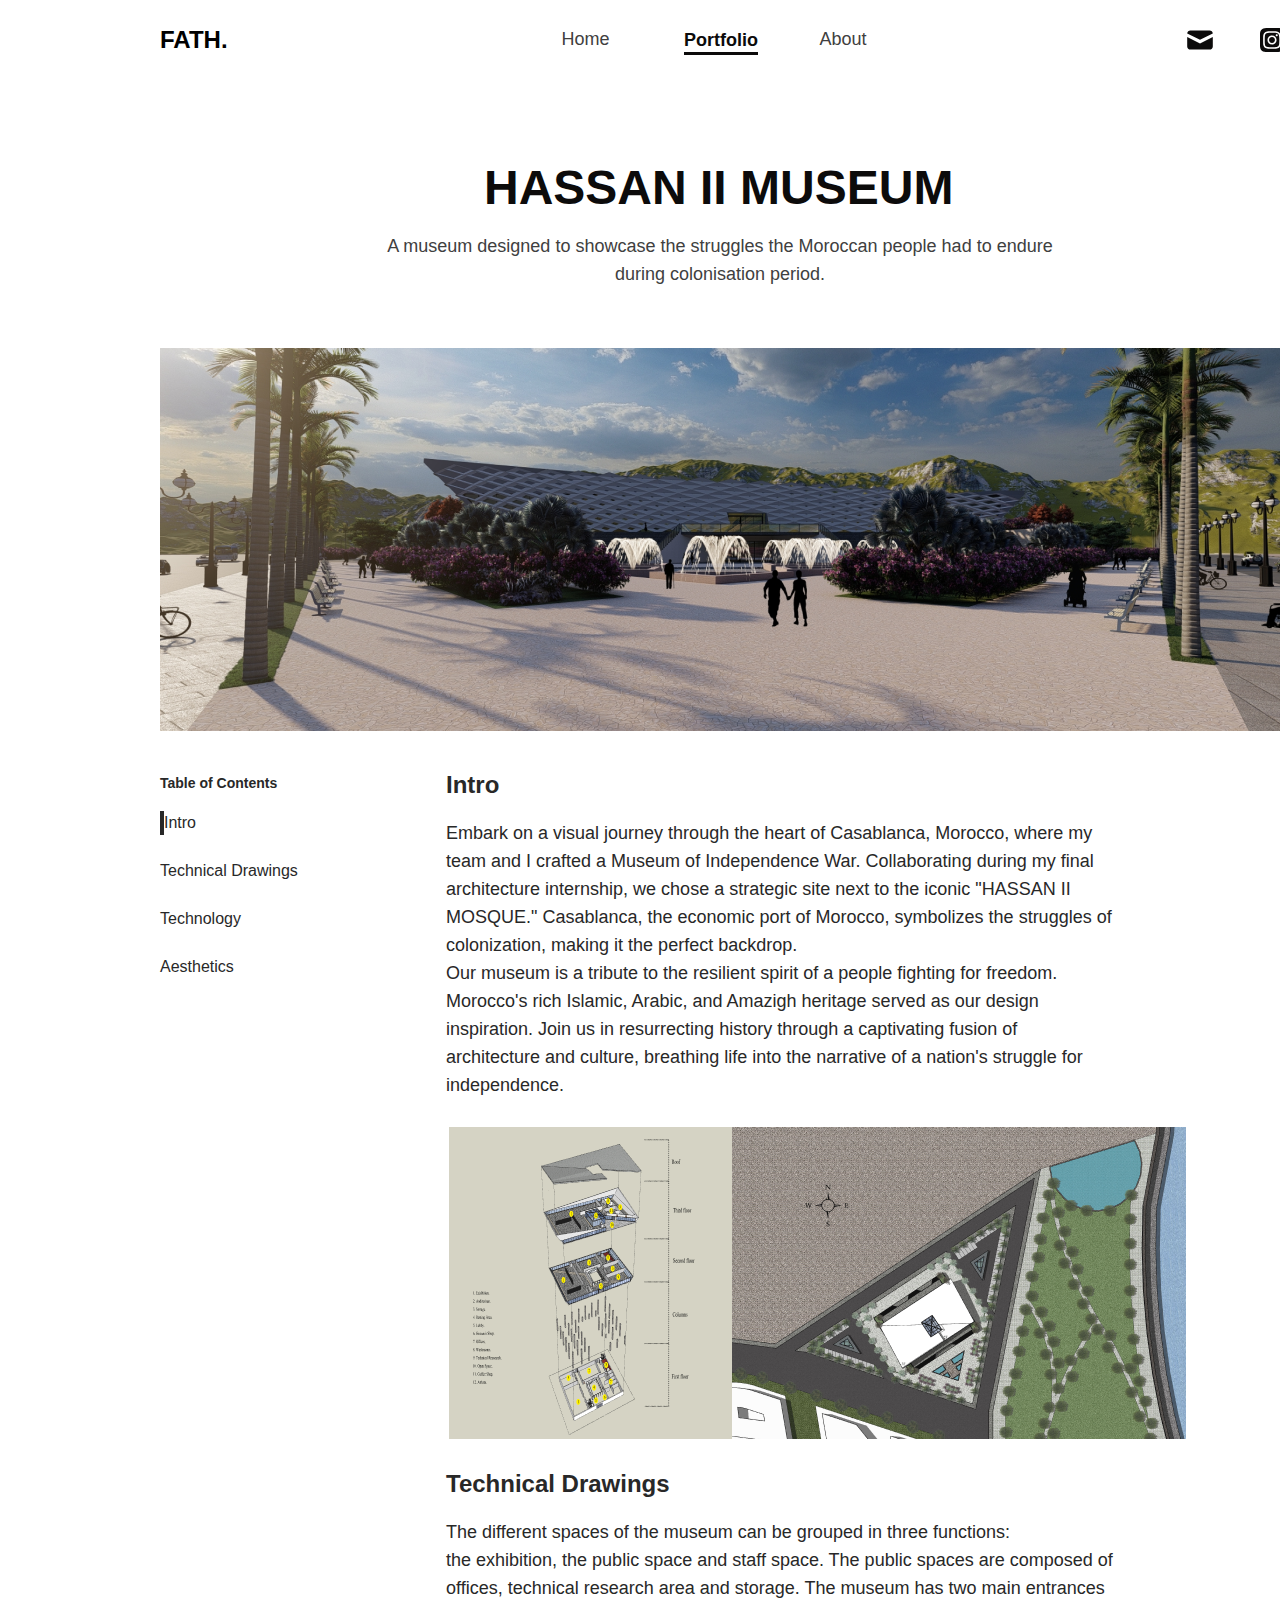
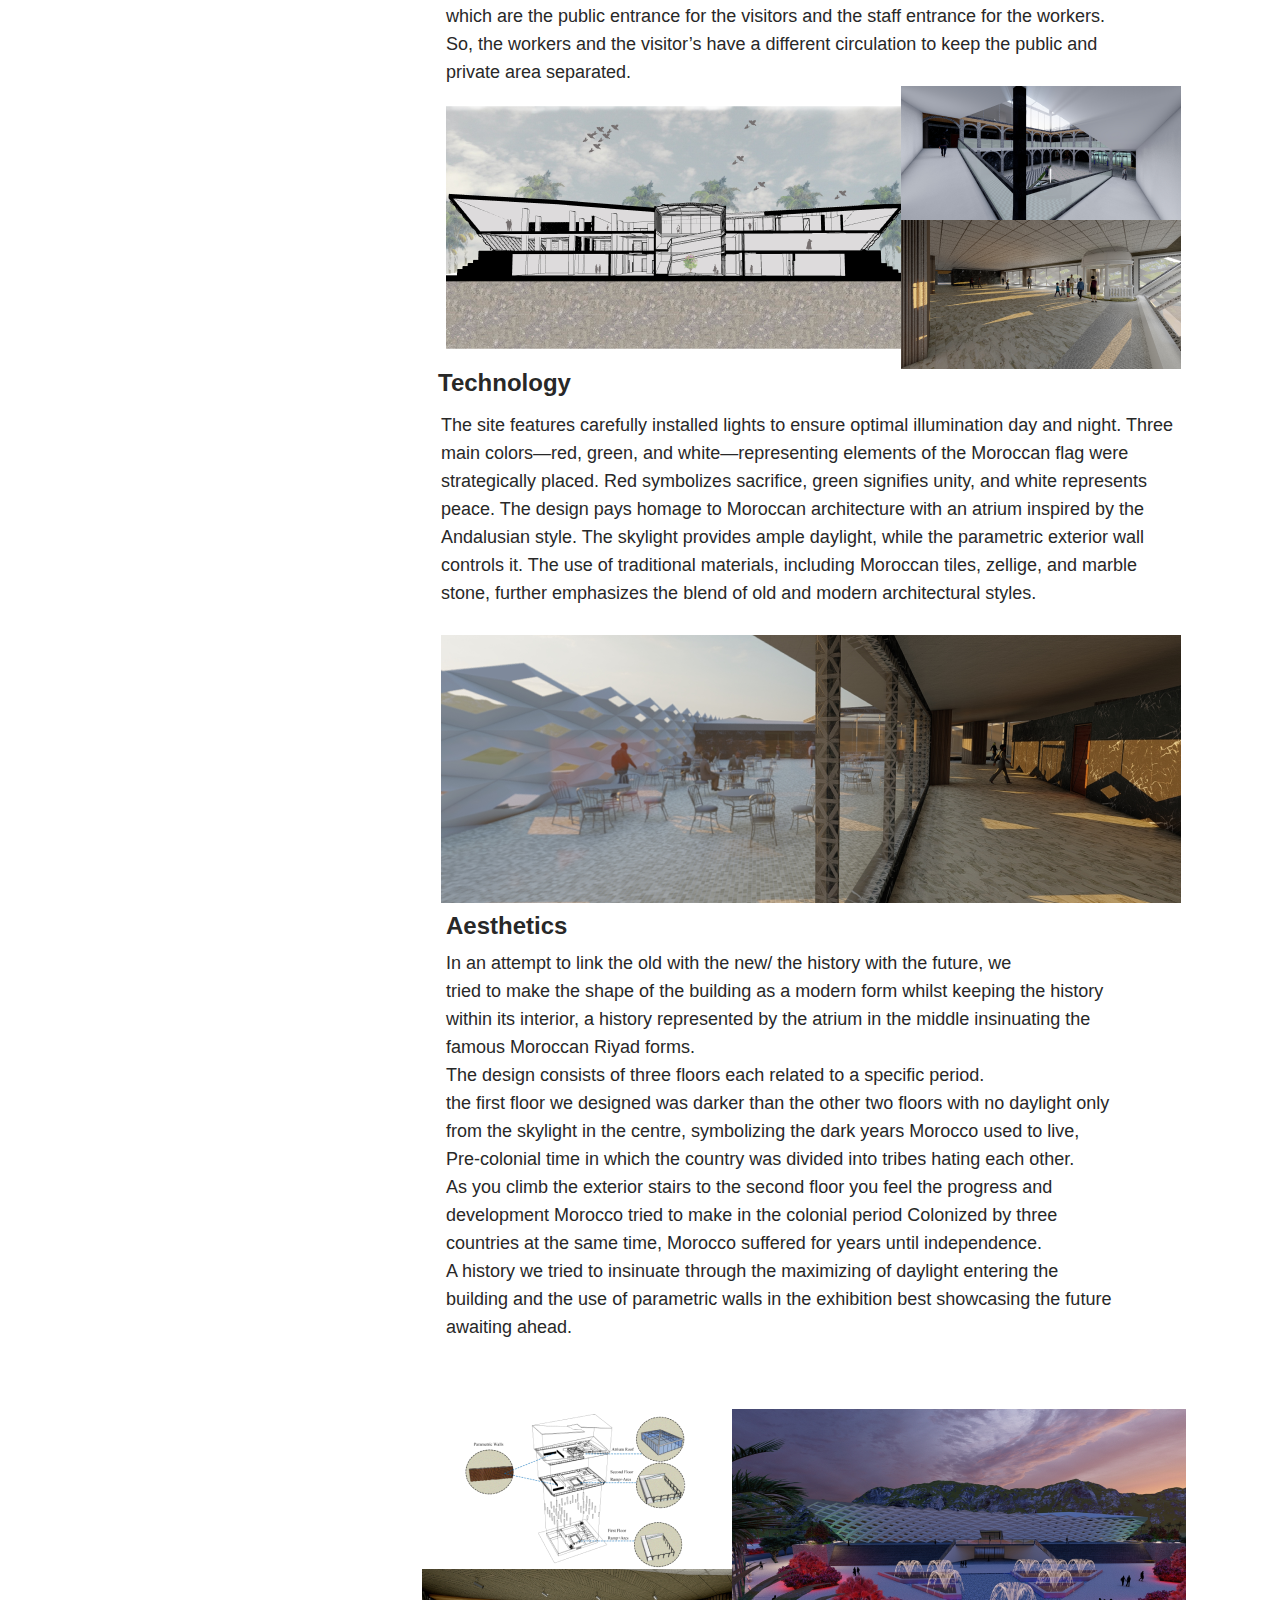
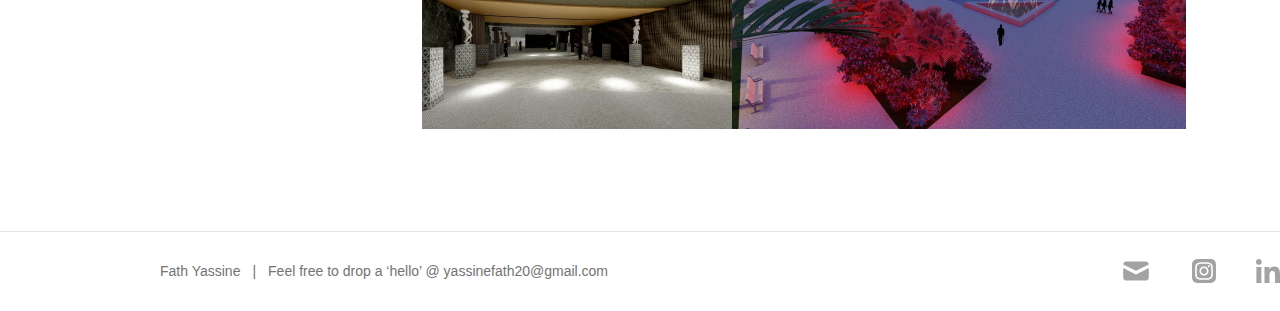
<file: Museum-page/index.html>
<!DOCTYPE html>
<html lang="en">
  <head>
    <meta charset="UTF-8" />
    <meta http-equiv="X-UA-Compatible" content="IE=edge" />
    <meta name="viewport" content="width=device-width, initial-scale=1.0" />
    <link rel="stylesheet" href="./vars.css" />
    <link rel="stylesheet" href="./style.css" />

    <style>
      a,
      button,
      input,
      select,
      h1,
      h2,
      h3,
      h4,
      h5,
      * {
        margin: 0;
        padding: 0;
        border: none;
        text-decoration: none;
        appearance: none;
        background: none;

        -webkit-font-smoothing: antialiased;
      }
    </style>
    <title>Document</title>
  </head>
  <body>
    <div class="second-case-study">
      <div class="navigation-header">
        <div class="logo">
          <div class="fath">FATH.</div>
        </div>
        <div class="menu-links">
          <div class="home">
            <div class="home2">Home</div>
          </div>
          <div class="work">
            <svg
              class="selected"
              width="74"
              height="3"
              viewBox="0 0 74 3"
              fill="none"
              xmlns="http://www.w3.org/2000/svg"
            >
              <path d="M0 0H74V3H0V0Z" fill="#0C0B0B" />
            </svg>

            <div class="portfolio">Portfolio</div>
          </div>
          <div class="about">
            <div class="about2">About</div>
          </div>
        </div>
        <div class="social">
          <svg
            class="icon-mail"
            width="32"
            height="32"
            viewBox="0 0 32 32"
            fill="none"
            xmlns="http://www.w3.org/2000/svg"
          >
            <path
              fill-rule="evenodd"
              clip-rule="evenodd"
              d="M16.0004 15.8113L3.20516 9.41455C3.25253 8.59926 3.60981 7.83293 4.20384 7.27251C4.79787 6.71209 5.58369 6.4 6.40036 6.40015H25.6004C26.417 6.4 27.2028 6.71209 27.7969 7.27251C28.3909 7.83293 28.7482 8.59926 28.7956 9.41455L16.0004 15.8113ZM16 19.3889L28.7999 12.9889V22.4001C28.7999 23.2487 28.4628 24.0627 27.8627 24.6628C27.2626 25.2629 26.4486 25.6001 25.5999 25.6001H6.39995C5.55126 25.6001 4.73733 25.2629 4.13721 24.6628C3.53709 24.0627 3.19995 23.2487 3.19995 22.4001V12.9889L16 19.3889Z"
              fill="#0C0B0B"
            />
          </svg>

          <div class="icon"></div>
        </div>
      </div>
      <div class="hero">
        <div class="hassan-ii-museum">HASSAN II MUSEUM</div>
        <div
          class="a-museum-designed-to-showcase-the-struggles-the-moroccan-people-had-to-endure-during-colonisation-period"
        >
          A museum designed to showcase the struggles the Moroccan people had to
          endure during colonisation period.
        </div>
        <img class="rectangle-2" src="rectangle-20.png" />
      </div>
      <div class="body">
        <div
          class="[base64]"
        >
          Embark on a visual journey through the heart of Casablanca, Morocco,
          where my team and I crafted a Museum of Independence War.
          Collaborating during my final architecture internship, we chose a
          strategic site next to the iconic &quot;HASSAN II MOSQUE.&quot;
          Casablanca, the economic port of Morocco, symbolizes the struggles of
          colonization, making it the perfect backdrop.
          <br />
          Our museum is a tribute to the resilient spirit of a people fighting
          for freedom. Morocco&#039;s rich Islamic, Arabic, and Amazigh heritage
          served as our design inspiration. Join us in resurrecting history
          through a captivating fusion of architecture and culture, breathing
          life into the narrative of a nation&#039;s struggle for independence.
        </div>
        <div
          class="[base64]"
        >
          The different spaces of the museum can be grouped in three functions:
          <br />
          the exhibition, the public space and staff space. The public spaces
          are composed of offices, technical research area and storage. The
          museum has two main entrances which are the public entrance for the
          visitors and the staff entrance for the workers. So, the workers and
          the visitor’s have a different circulation to keep the public and
          private area separated.
        </div>
        <svg
          class="div"
          width="81"
          height="64"
          viewBox="0 0 81 64"
          fill="none"
          xmlns="http://www.w3.org/2000/svg"
        >
          <path
            opacity="0.3"
            d="M63.0796 0C68.6549 0 73.0354 2.16541 76.2212 6.49624C79.4071 10.8271 81 16.4411 81 23.3383C81 31.3584 78.9292 39.0576 74.7876 46.4361C70.646 53.8145 64.0354 59.6692 54.9558 64L44.9204 54.6165C51.4513 52.3709 56.708 48.9223 60.6903 44.2707C64.6726 39.7794 67.2212 35.0476 68.3363 30.0752L67.3805 29.594C66.7434 30.0752 65.9469 30.4762 64.9911 30.797C64.0354 31.1178 62.6018 31.2782 60.6903 31.2782C57.823 31.2782 54.9558 29.995 52.0885 27.4286C49.0619 25.0226 47.5487 21.2531 47.5487 16.1203C47.5487 11.7895 49.0619 8.02006 52.0885 4.81204C55.115 1.60402 58.7788 0 63.0796 0ZM18.1593 0C23.7345 0 28.115 2.16541 31.3009 6.49624C34.4867 10.8271 36.0796 16.4411 36.0796 23.3383C36.0796 31.3584 34.0089 39.0576 29.8673 46.4361C25.7257 53.8145 19.115 59.6692 10.0354 64L0 54.6165C6.53098 52.3709 11.7876 48.9223 15.7699 44.2707C19.7522 39.7794 22.3009 35.0476 23.4159 30.0752L22.4602 29.594C21.823 30.0752 21.0265 30.4762 20.0708 30.797C19.115 31.1178 17.6814 31.2782 15.7699 31.2782C12.9027 31.2782 10.0354 29.995 7.16814 27.4286C4.14159 25.0226 2.62832 21.2531 2.62832 16.1203C2.62832 11.7895 4.14159 8.02006 7.16814 4.81204C10.1947 1.60402 13.8584 0 18.1593 0Z"
            fill="#D4D4D4"
          />
        </svg>

        <div
          class="[base64]"
        >
          The site features carefully installed lights to ensure optimal
          illumination day and night. Three main colors—red, green, and
          white—representing elements of the Moroccan flag were strategically
          placed. Red symbolizes sacrifice, green signifies unity, and white
          represents peace. The design pays homage to Moroccan architecture with
          an atrium inspired by the Andalusian style. The skylight provides
          ample daylight, while the parametric exterior wall controls it. The
          use of traditional materials, including Moroccan tiles, zellige, and
          marble stone, further emphasizes the blend of old and modern
          architectural styles.
        </div>
        <div
          class="[base64]"
        >
          In an attempt to link the old with the new/ the history with the
          future, we
          <br />
          tried to make the shape of the building as a modern form whilst
          keeping the history within its interior, a history represented by the
          atrium in the middle insinuating the famous Moroccan Riyad forms.
          <br />
          The design consists of three floors each related to a specific period.
          <br />
          the first floor we designed was darker than the other two floors with
          no daylight only from the skylight in the centre, symbolizing the dark
          years Morocco used to live, Pre-colonial time in which the country was
          divided into tribes hating each other.
          <br />
          As you climb the exterior stairs to the second floor you feel the
          progress and development Morocco tried to make in the colonial period
          Colonized by three countries at the same time, Morocco suffered for
          years until independence.
          <br />
          A history we tried to insinuate through the maximizing of daylight
          entering the building and the use of parametric walls in the
          exhibition best showcasing the future awaiting ahead.
        </div>
        <img class="rectangle-1" src="rectangle-10.png" />
        <img class="rectangle-25" src="rectangle-250.png" />
        <img class="rectangle-3" src="rectangle-30.png" />
        <div class="intro">Intro</div>
        <div class="technical-drawings">Technical Drawings</div>
        <div class="technology">Technology</div>
        <div class="aesthetics">Aesthetics</div>
        <img class="rectangle-24" src="rectangle-240.png" />
      </div>
      <img class="rectangle-252" src="rectangle-251.png" />
      <img class="rectangle-26" src="rectangle-260.png" />
      <img class="rectangle-32" src="rectangle-31.png" />
      <img class="rectangle-4" src="rectangle-40.png" />
      <img class="rectangle-5" src="rectangle-50.png" />
      <div class="index">
        <div class="table-of-contents">Table of Contents</div>
        <div class="index2">
          <div class="rectangle-33"></div>
          <div class="content-selected">Intro</div>
        </div>
        <div class="index3">
          <div class="content-name">Technical Drawings</div>
        </div>
        <div class="index4">
          <div class="content-name">Technology</div>
        </div>
        <div class="index5">
          <div class="content-name">Aesthetics</div>
        </div>
      </div>
      <div class="navigation-footer">
        <div class="text">
          <div class="fath-yassine">Fath Yassine</div>
          <div class="div2">|</div>
          <div class="feel-free-to-drop-a-hello-fathyassine-20-gmail-com">
            Feel free to drop a ‘hello’ @ yassinefath20@gmail.com
          </div>
        </div>
        <div class="social2">
          <svg
            class="icon-mail2"
            width="32"
            height="32"
            viewBox="0 0 32 32"
            fill="none"
            xmlns="http://www.w3.org/2000/svg"
          >
            <path
              fill-rule="evenodd"
              clip-rule="evenodd"
              d="M16.0004 15.8111L3.20516 9.4143C3.25253 8.59901 3.60981 7.83268 4.20384 7.27227C4.79787 6.71185 5.58369 6.39975 6.40036 6.3999H25.6004C26.417 6.39975 27.2028 6.71185 27.7969 7.27227C28.3909 7.83268 28.7482 8.59901 28.7956 9.4143L16.0004 15.8111ZM16 19.3886L28.7999 12.9886V22.3998C28.7999 23.2485 28.4628 24.0624 27.8627 24.6625C27.2626 25.2627 26.4486 25.5998 25.5999 25.5998H6.39995C5.55126 25.5998 4.73733 25.2627 4.13721 24.6625C3.53709 24.0624 3.19995 23.2485 3.19995 22.3998V12.9886L16 19.3886Z"
              fill="#A3A3A3"
            />
          </svg>

          <svg
            class="icon2"
            width="24"
            height="24"
            viewBox="0 0 24 24"
            fill="none"
            xmlns="http://www.w3.org/2000/svg"
          >
            <g clip-path="url(#clip0_739_322)">
              <path
                d="M1.49996 1.63249C-0.386045 3.59112 -4.48823e-05 5.67173 -4.48823e-05 11.9925C-4.48823e-05 17.2416 -0.916045 22.5036 3.87796 23.7423C5.37496 24.1273 18.639 24.1273 20.134 23.7404C22.13 23.2254 23.754 21.6068 23.976 18.7843C24.007 18.3904 24.007 5.60175 23.975 5.19982C23.739 2.19338 21.888 0.460709 19.449 0.109774C18.89 0.0287897 18.778 0.00479414 15.91 -0.000204928C5.73695 0.00479414 3.50696 -0.448121 1.49996 1.63249Z"
                fill="#A3A3A3"
              />
              <path
                d="M11.9978 3.13892C8.36681 3.13892 4.91881 2.81592 3.60181 6.19592C3.05781 7.59192 3.13681 9.40492 3.13681 12.0009C3.13681 14.2789 3.06381 16.4199 3.60181 17.8049C4.91581 21.1869 8.39181 20.8629 11.9958 20.8629C15.4728 20.8629 19.0578 21.2249 20.3908 17.8049C20.9358 16.3949 20.8558 14.6089 20.8558 12.0009C20.8558 8.53892 21.0468 6.30392 19.3678 4.62592C17.6678 2.92592 15.3688 3.13892 11.9938 3.13892H11.9978ZM11.2038 4.73592C18.7778 4.72392 19.7418 3.88192 19.2098 15.5789C19.0208 19.7159 15.8708 19.2619 11.9988 19.2619C4.93881 19.2619 4.73581 19.0599 4.73581 11.9969C4.73581 4.85192 5.29581 4.73992 11.2038 4.73392V4.73592ZM16.7278 6.20692C16.1408 6.20692 15.6648 6.68292 15.6648 7.26992C15.6648 7.85692 16.1408 8.33292 16.7278 8.33292C17.3148 8.33292 17.7908 7.85692 17.7908 7.26992C17.7908 6.68292 17.3148 6.20692 16.7278 6.20692ZM11.9978 7.44992C9.48481 7.44992 7.44781 9.48793 7.44781 12.0009C7.44781 14.5139 9.48481 16.5509 11.9978 16.5509C14.5108 16.5509 16.5468 14.5139 16.5468 12.0009C16.5468 9.48793 14.5108 7.44992 11.9978 7.44992ZM11.9978 9.04692C15.9028 9.04692 15.9078 14.9549 11.9978 14.9549C8.09381 14.9549 8.08781 9.04692 11.9978 9.04692Z"
                fill="white"
              />
            </g>
            <defs>
              <clipPath id="clip0_739_322">
                <rect width="24" height="24" fill="white" />
              </clipPath>
            </defs>
          </svg>

          <svg
            class="icon3"
            width="24"
            height="24"
            viewBox="0 0 24 24"
            fill="none"
            xmlns="http://www.w3.org/2000/svg"
          >
            <g clip-path="url(#clip0_739_325)">
              <path
                fill-rule="evenodd"
                clip-rule="evenodd"
                d="M0 2.882C0 1.291 1.291 0 2.882 0C4.472 0 5.763 1.291 5.764 2.882C5.764 4.473 4.473 5.791 2.882 5.791C1.291 5.791 0 4.473 0 2.882ZM23.9941 24V23.999H24.0001V15.197C24.0001 10.891 23.0731 7.57405 18.0391 7.57405C15.6191 7.57405 13.9951 8.90205 13.3321 10.161H13.2621V7.97605H8.48906V23.999H13.4591V16.065C13.4591 13.976 13.8551 11.956 16.4421 11.956C18.9911 11.956 19.0291 14.34 19.0291 16.199V24H23.9941ZM0.396094 7.97695H5.37209V24H0.396094V7.97695Z"
                fill="#A3A3A3"
              />
            </g>
            <defs>
              <clipPath id="clip0_739_325">
                <rect width="24" height="24" fill="white" />
              </clipPath>
            </defs>
          </svg>
        </div>
      </div>
      <svg
        class="icon4"
        width="24"
        height="24"
        viewBox="0 0 24 24"
        fill="none"
        xmlns="http://www.w3.org/2000/svg"
      >
        <g clip-path="url(#clip0_579_289)">
          <path
            d="M1.49996 1.63273C-0.386045 3.59137 -4.48823e-05 5.67198 -4.48823e-05 11.9928C-4.48823e-05 17.2418 -0.916045 22.5038 3.87796 23.7426C5.37496 24.1275 18.639 24.1275 20.134 23.7406C22.13 23.2257 23.754 21.607 23.976 18.7845C24.007 18.3906 24.007 5.60199 23.975 5.20007C23.739 2.19363 21.888 0.460953 19.449 0.110019C18.89 0.0290338 18.778 0.00503828 15.91 3.92124e-05C5.73695 0.00503828 3.50696 -0.447877 1.49996 1.63273Z"
            fill="#0C0B0B"
          />
          <path
            d="M11.9978 3.13892C8.36681 3.13892 4.91881 2.81592 3.60181 6.19592C3.05781 7.59192 3.13681 9.40492 3.13681 12.0009C3.13681 14.2789 3.06381 16.4199 3.60181 17.8049C4.91581 21.1869 8.39181 20.8629 11.9958 20.8629C15.4728 20.8629 19.0578 21.2249 20.3908 17.8049C20.9358 16.3949 20.8558 14.6089 20.8558 12.0009C20.8558 8.53892 21.0468 6.30392 19.3678 4.62592C17.6678 2.92592 15.3688 3.13892 11.9938 3.13892H11.9978ZM11.2038 4.73592C18.7778 4.72392 19.7418 3.88192 19.2098 15.5789C19.0208 19.7159 15.8708 19.2619 11.9988 19.2619C4.93881 19.2619 4.73581 19.0599 4.73581 11.9969C4.73581 4.85192 5.29581 4.73992 11.2038 4.73392V4.73592ZM16.7278 6.20692C16.1408 6.20692 15.6648 6.68292 15.6648 7.26992C15.6648 7.85692 16.1408 8.33292 16.7278 8.33292C17.3148 8.33292 17.7908 7.85692 17.7908 7.26992C17.7908 6.68292 17.3148 6.20692 16.7278 6.20692ZM11.9978 7.44992C9.48481 7.44992 7.44781 9.48793 7.44781 12.0009C7.44781 14.5139 9.48481 16.5509 11.9978 16.5509C14.5108 16.5509 16.5468 14.5139 16.5468 12.0009C16.5468 9.48793 14.5108 7.44992 11.9978 7.44992ZM11.9978 9.04692C15.9028 9.04692 15.9078 14.9549 11.9978 14.9549C8.09381 14.9549 8.08781 9.04692 11.9978 9.04692Z"
            fill="white"
          />
        </g>
        <defs>
          <clipPath id="clip0_579_289">
            <rect width="24" height="24" fill="white" />
          </clipPath>
        </defs>
      </svg>
    </div>
  </body>
</html>
</file>
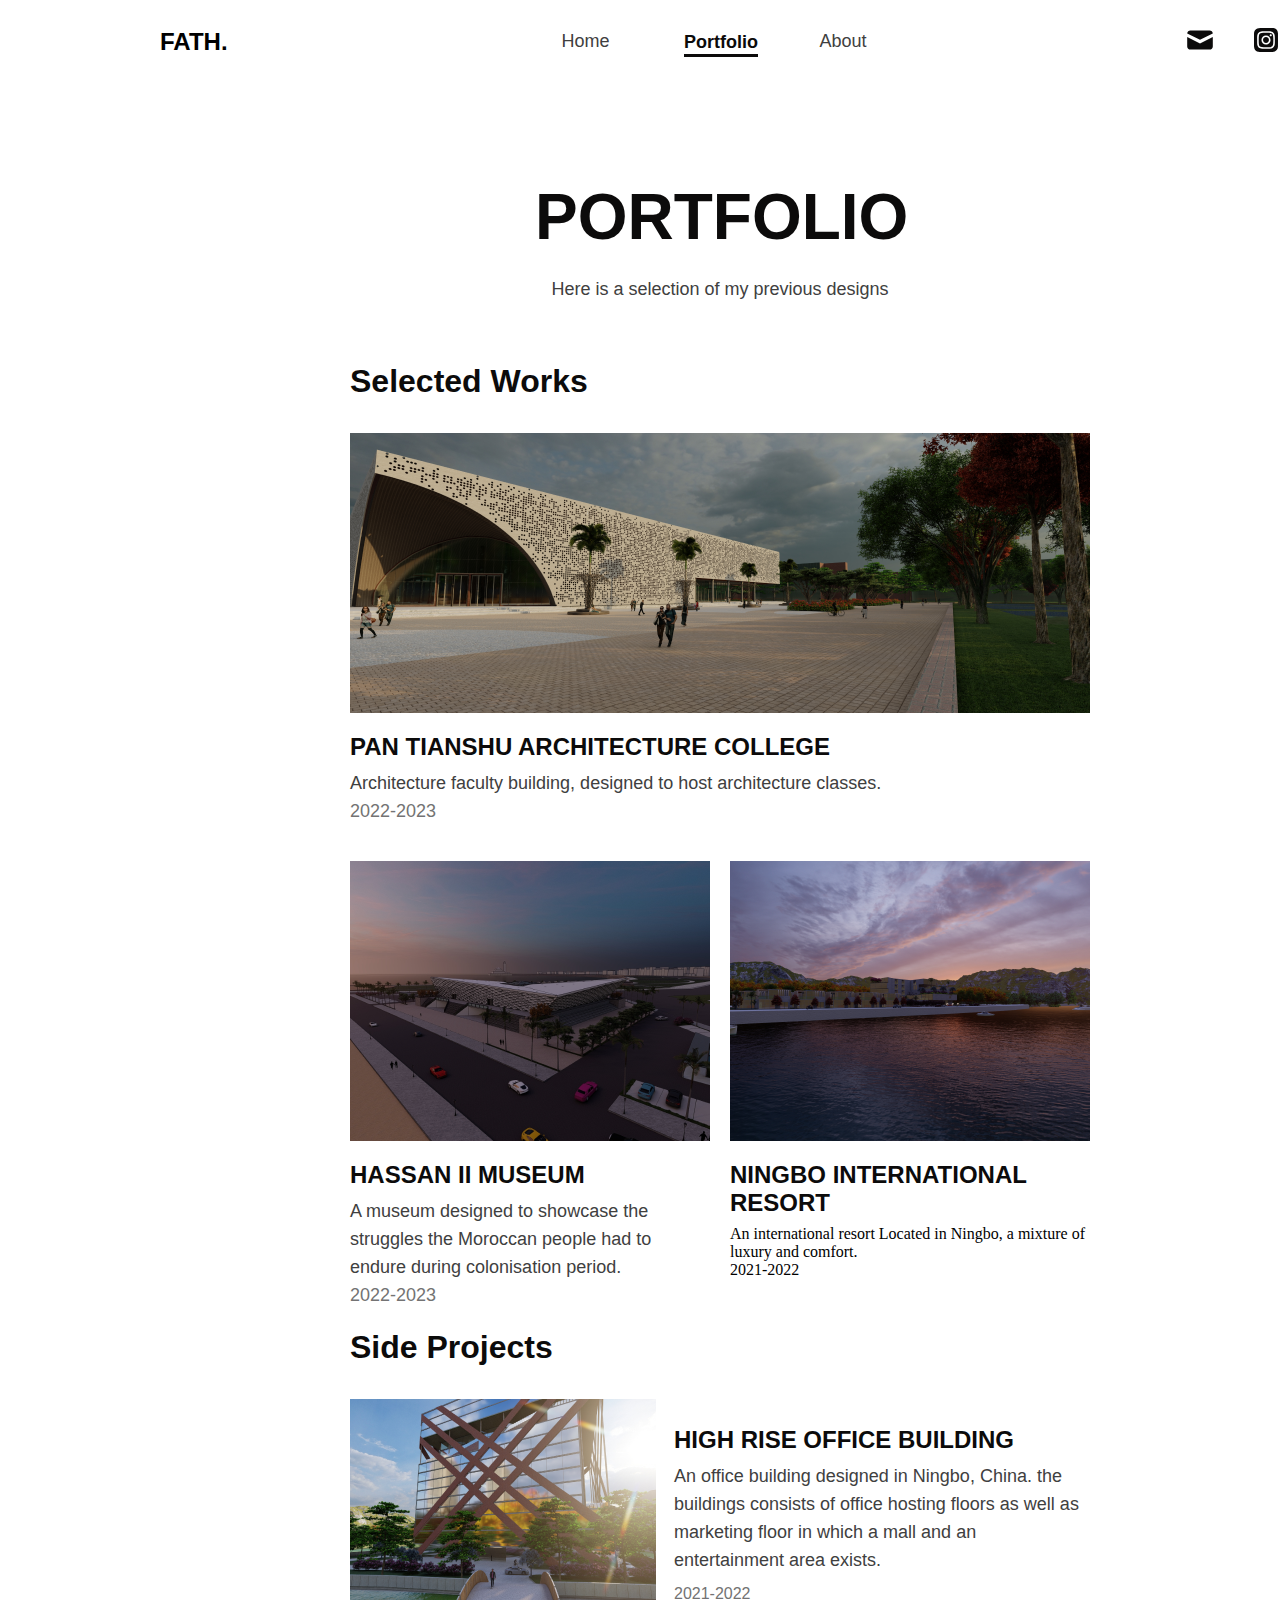
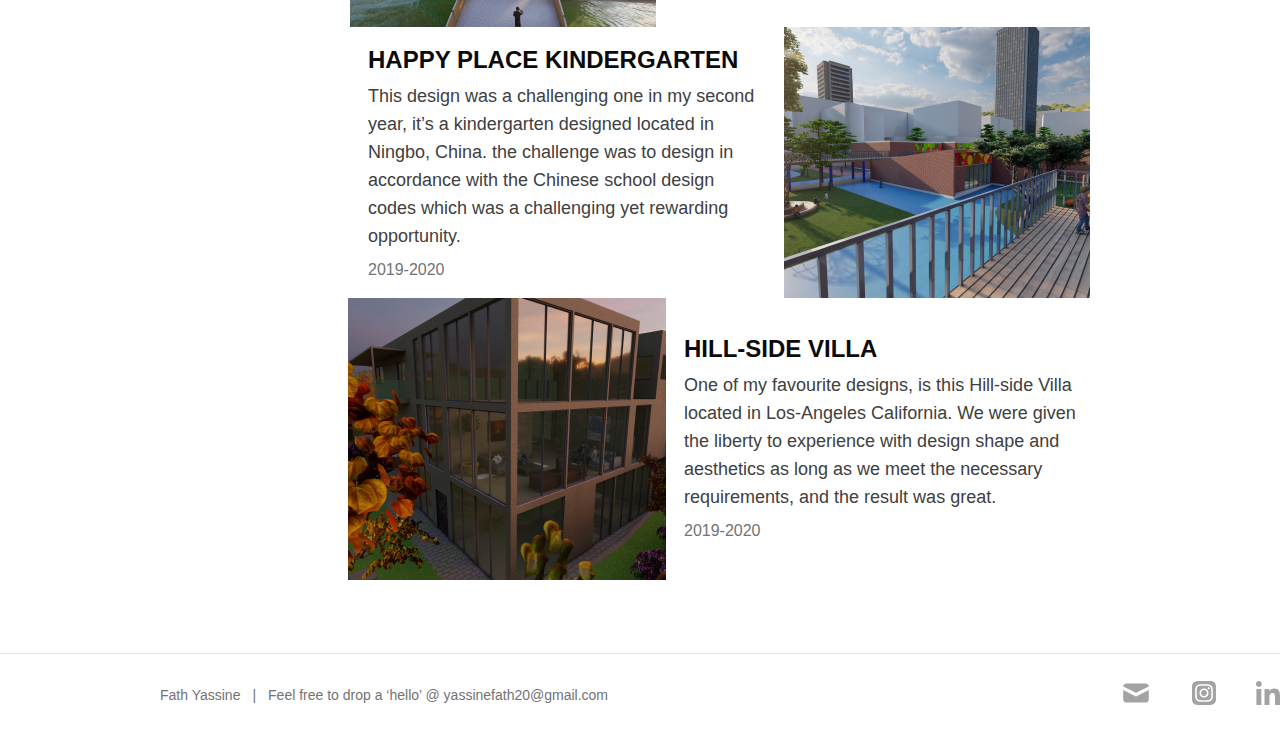
<file: portfolio-page/index.html>
<!DOCTYPE html>
<html lang="en">
  <head>
    <meta charset="UTF-8" />
    <meta http-equiv="X-UA-Compatible" content="IE=edge" />
    <meta name="viewport" content="width=device-width, initial-scale=1.0" />
    <link rel="stylesheet" href="./vars.css" />
    <link rel="stylesheet" href="./style.css" />

    <style>
      a,
      button,
      input,
      select,
      h1,
      h2,
      h3,
      h4,
      h5,
      * {
        margin: 0;
        padding: 0;
        border: none;
        text-decoration: none;
        appearance: none;
        background: none;

        -webkit-font-smoothing: antialiased;
      }
    </style>
    <title>Document</title>
  </head>
  <body>
    <div class="portfolio-landing-page">
      <div class="navigation-footer">
        <div class="text">
          <div class="fath-yassine">Fath Yassine</div>
          <div class="div">|</div>
          <div class="feel-free-to-drop-a-hello-fathyassine-20-gmail-com">
            Feel free to drop a ‘hello’ @ yassinefath20@gmail.com
          </div>
        </div>
        <div class="social">
          <a href="link-to-email-page.com">
          <svg
            class="icon-mail"
            width="32"
            height="32"
            viewBox="0 0 32 32"
            fill="none"
            xmlns="http://www.w3.org/2000/svg"
          >
            <path
              fill-rule="evenodd"
              clip-rule="evenodd"
              d="M16.0003 15.8111L3.20507 9.4143C3.25243 8.59901 3.60972 7.83268 4.20375 7.27227C4.79778 6.71185 5.5836 6.39975 6.40027 6.3999H25.6003C26.4169 6.39975 27.2028 6.71185 27.7968 7.27227C28.3908 7.83268 28.7481 8.59901 28.7955 9.4143L16.0003 15.8111ZM15.9999 19.3886L28.7999 12.9886V22.3998C28.7999 23.2485 28.4627 24.0624 27.8626 24.6625C27.2625 25.2627 26.4486 25.5998 25.5999 25.5998H6.39986C5.55117 25.5998 4.73723 25.2627 4.13712 24.6625C3.537 24.0624 3.19986 23.2485 3.19986 22.3998V12.9886L15.9999 19.3886Z"
              fill="#A3A3A3"
            />
          </svg>
          </a>

          <a href="https://www.instagram.com/f_yassine_h/">
          <svg
            class="icon"
            width="24"
            height="24"
            viewBox="0 0 24 24"
            fill="none"
            xmlns="http://www.w3.org/2000/svg"
          >
            <g clip-path="url(#clip0_710_126)">
              <path
                d="M1.49989 1.63249C-0.386106 3.59112 -0.000105917 5.67173 -0.000105917 11.9925C-0.000105917 17.2416 -0.916106 22.5036 3.87789 23.7423C5.37489 24.1273 18.6389 24.1273 20.1339 23.7404C22.1299 23.2254 23.7539 21.6068 23.9759 18.7843C24.0069 18.3904 24.0069 5.60175 23.9749 5.19982C23.7389 2.19338 21.8879 0.460709 19.4489 0.109774C18.8899 0.0287897 18.7779 0.00479414 15.9099 -0.000204928C5.73689 0.00479414 3.50689 -0.448121 1.49989 1.63249Z"
                fill="#A3A3A3"
              />
              <path
                d="M11.9979 3.13892C8.36694 3.13892 4.91894 2.81592 3.60194 6.19592C3.05794 7.59192 3.13694 9.40492 3.13694 12.0009C3.13694 14.2789 3.06394 16.4199 3.60194 17.8049C4.91594 21.1869 8.39194 20.8629 11.9959 20.8629C15.4729 20.8629 19.0579 21.2249 20.3909 17.8049C20.9359 16.3949 20.8559 14.6089 20.8559 12.0009C20.8559 8.53892 21.0469 6.30392 19.3679 4.62592C17.6679 2.92592 15.3689 3.13892 11.9939 3.13892H11.9979ZM11.2039 4.73592C18.7779 4.72392 19.7419 3.88192 19.2099 15.5789C19.0209 19.7159 15.8709 19.2619 11.9989 19.2619C4.93894 19.2619 4.73594 19.0599 4.73594 11.9969C4.73594 4.85192 5.29594 4.73992 11.2039 4.73392V4.73592ZM16.7279 6.20692C16.1409 6.20692 15.6649 6.68292 15.6649 7.26992C15.6649 7.85692 16.1409 8.33292 16.7279 8.33292C17.3149 8.33292 17.7909 7.85692 17.7909 7.26992C17.7909 6.68292 17.3149 6.20692 16.7279 6.20692ZM11.9979 7.44992C9.48494 7.44992 7.44794 9.48793 7.44794 12.0009C7.44794 14.5139 9.48494 16.5509 11.9979 16.5509C14.5109 16.5509 16.5469 14.5139 16.5469 12.0009C16.5469 9.48793 14.5109 7.44992 11.9979 7.44992ZM11.9979 9.04692C15.9029 9.04692 15.9079 14.9549 11.9979 14.9549C8.09394 14.9549 8.08794 9.04692 11.9979 9.04692Z"
                fill="white"
              />
            </g>
            <defs>
              <clipPath id="clip0_710_126">
                <rect width="24" height="24" fill="white" />
              </clipPath>
            </defs>
          </svg>
          </a>

          <a href="https://www.linkedin.com/in/yassine-fath-68b1bb213/">
          <svg
            class="linkden"
            width="24"
            height="24"
            viewBox="0 0 24 24"
            fill="none"
            xmlns="http://www.w3.org/2000/svg"
          >
            <g clip-path="url(#clip0_710_129)">
              <path
                fill-rule="evenodd"
                clip-rule="evenodd"
                d="M0 2.882C0 1.291 1.291 0 2.882 0C4.472 0 5.763 1.291 5.764 2.882C5.764 4.473 4.473 5.791 2.882 5.791C1.291 5.791 0 4.473 0 2.882ZM23.9941 24V23.999H24.0001V15.197C24.0001 10.891 23.0731 7.57405 18.0391 7.57405C15.6191 7.57405 13.9951 8.90205 13.3321 10.161H13.2621V7.97605H8.48906V23.999H13.4591V16.065C13.4591 13.976 13.8551 11.956 16.4421 11.956C18.9911 11.956 19.0291 14.34 19.0291 16.199V24H23.9941ZM0.396094 7.97695H5.37209V24H0.396094V7.97695Z"
                fill="#A3A3A3"
              />
            </g>
            <defs>
              <clipPath id="clip0_710_129">
                <rect width="24" height="24" fill="white" />
              </clipPath>
            </defs>
          </svg>
          </a>
        </div>
      </div>
      <div class="side-projects">
        <div class="side-projects2">Side Projects</div>
        <a href="link-to-high-rise-page.com">
        <div class="side-project-1">
          <img class="rectangle-2" src="rectangle-20.png" />
          <div class="blog-4">
            <div class="high-rise-office-building">
              HIGH RISE OFFICE BUILDING
            </div>
          </a>
            <div
              class="an-office-building-designed-in-ningbo-china-the-buildings-consists-of-office-hosting-floors-as-well-as-marketing-floor-in-which-a-mall-and-an-entertainment-area-exists"
            >
              An office building designed in Ningbo, China. the buildings
              consists of office hosting floors as well as marketing floor in
              which a mall and an entertainment area exists.
            </div>
            <div class="_2021-2022">2021-2022</div>
          </div>
        </div>
        <div class="side-project-2">
          <a href="link-to-kindergarten-page.com">
          <div class="blog-42">
            <div class="happy-place-kindergarten">HAPPY PLACE KINDERGARTEN</div>
          </a>
            <div
              class="[base64]"
            >
              This design was a challenging one in my second year, it’s a
              kindergarten designed located in Ningbo, China. the challenge was
              to design in accordance with the Chinese school design codes which
              was a challenging yet rewarding opportunity.
            </div>
            <div class="_2019-2020">2019-2020</div>
          </div>
          <a href="link-to-kindergarten-page.com">
          <img class="rectangle-22" src="rectangle-21.png" />
          </a>
        </div>
      </div>
      <div class="side-project-3">
        <a href="link-to-villa-page.com">
        <img class="rectangle-23" src="rectangle-22.png" />
        <div class="blog-43">
          <div class="hill-side-villa">HILL-SIDE VILLA</div>
        </a>
          <div
            class="[base64]"
          >
            One of my favourite designs, is this Hill-side Villa located in
            Los-Angeles California. We were given the liberty to experience with
            design shape and aesthetics as long as we meet the necessary
            requirements, and the result was great.
          </div>
          <div class="_2019-2020">2019-2020</div>
        </div>
      </div>
      <div class="selected-works">
        <div class="selected-works2">Selected Works</div>
        <div class="case-study-1">
          <a href="link-to-college-page.com">
          <img class="rectangle-24" src="rectangle-23.png" />
          <div class="text2">
            <div class="pan-tianshu-architecture-college">
              PAN TIANSHU ARCHITECTURE COLLEGE
            </div>
          </a>
            <div
              class="architecture-faculty-building-designed-to-host-architecture-classes-2022-2023"
            >
              <span>
                <span
                  class="architecture-faculty-building-designed-to-host-architecture-classes-2022-2023-span"
                >
                  Architecture faculty building, designed to host architecture
                  classes.
                  <br />
                </span>
                <span
                  class="architecture-faculty-building-designed-to-host-architecture-classes-2022-2023-span2"
                >
                  2022-2023
                </span>
              </span>
            </div>
          </div>
        </div>
        <div class="case-study-2">
          <a href="link-to-museum-page.com">
          <img class="rectangle-24" src="rectangle-24.png" />
          <div class="text2">
            <div class="hassan-ii-museum">HASSAN II MUSEUM</div>
          </a>
            <div
              class="an-museum-designed-to-showcase-the-struggles-the-moroccan-people-had-to-endure-during-colonisation-period-2022-2023"
            >
              <span>
                <span
                  class="an-museum-designed-to-showcase-the-struggles-the-moroccan-people-had-to-endure-during-colonisation-period-2022-2023-span"
                >
                  A museum designed to showcase the struggles the Moroccan
                  people had to endure during colonisation period.
                  <br />
                </span>
                <span
                  class="an-museum-designed-to-showcase-the-struggles-the-moroccan-people-had-to-endure-during-colonisation-period-2022-2023-span2"
                >
                  2022-2023
                </span>
              </span>
            </div>
          </div>
        </div>
        <div class="case-study-3">
          <a href="link-to-hotel-page.com">
          <img class="rectangle-24" src="rectangle-25.png" />
          <div class="text2">
            <div class="ningbo-international-resort">
              NINGBO INTERNATIONAL RESORT
            </div>
          </a>
            <div
              class="An international resort Located in Ningbo, a mixture of luxury and comfort."
            >
            <span>
              <span
                class="An international resort Located in Ningbo, a mixture of luxury and comfort."
              >
              An international resort Located in Ningbo, a mixture of luxury and comfort.
                <br />
              </span>
              <span
                class="An international resort Located in Ningbo, a mixture of luxury and comfort."
              >
                2021-2022
              </span>
            </span>
            </div>
          </div>
        </div>
      </div>
      <div class="here-is-a-selection-of-my-previous-designs">
        Here is a selection of my previous designs
      </div>
      <div class="portfolio">PORTFOLIO</div>
      <div class="navigation-header">
        <div class="logo">
          <div class="fath">FATH.</div>
        </div>
        <div class="menu-links">
          <div class="home">
            <a href="link-to-home-page.com">
            <div class="home2">Home</div>
            </a>
          </div>
          <div class="work">
            <svg
              class="selected"
              width="74"
              height="3"
              viewBox="0 0 74 3"
              fill="none"
              xmlns="http://www.w3.org/2000/svg"
            >
              <path d="M0 0H74V3H0V0Z" fill="#0C0B0B" />
            </svg>

            <a href="link-to-portfolio-page.com">
            <div class="portfolio2">Portfolio</div>
            </a>
          </div>
          <div class="about">
            <a href="link-to-about-page.com">
            <div class="about2">About</div>
            </a>
          </div>
        </div>
        <div class="social2">
          <a href="link-to-mail-page.com">
          <svg
            class="icon-mail2"
            width="32"
            height="32"
            viewBox="0 0 32 32"
            fill="none"
            xmlns="http://www.w3.org/2000/svg"
          >
            <path
              fill-rule="evenodd"
              clip-rule="evenodd"
              d="M16.0003 15.8113L3.20507 9.41455C3.25243 8.59926 3.60972 7.83293 4.20375 7.27251C4.79778 6.71209 5.5836 6.4 6.40027 6.40015H25.6003C26.4169 6.4 27.2028 6.71209 27.7968 7.27251C28.3908 7.83293 28.7481 8.59926 28.7955 9.41455L16.0003 15.8113ZM15.9999 19.3889L28.7999 12.9889V22.4001C28.7999 23.2487 28.4627 24.0627 27.8626 24.6628C27.2625 25.2629 26.4486 25.6001 25.5999 25.6001H6.39986C5.55117 25.6001 4.73723 25.2629 4.13712 24.6628C3.537 24.0627 3.19986 23.2487 3.19986 22.4001V12.9889L15.9999 19.3889Z"
              fill="#0C0B0B"
            />
          </svg>
          </a>

          <div class="icon3"></div>
        </div>
      </div>
      <a href="https://www.instagram.com/f_yassine_h/">
      <svg
        class="icon4"
        width="24"
        height="24"
        viewBox="0 0 24 24"
        fill="none"
        xmlns="http://www.w3.org/2000/svg"
      >
        <g clip-path="url(#clip0_453_2481)">
          <path
            d="M1.49989 1.63273C-0.386106 3.59137 -0.000105917 5.67198 -0.000105917 11.9928C-0.000105917 17.2418 -0.916106 22.5038 3.87789 23.7426C5.37489 24.1275 18.6389 24.1275 20.1339 23.7406C22.1299 23.2257 23.7539 21.607 23.9759 18.7845C24.0069 18.3906 24.0069 5.60199 23.9749 5.20007C23.7389 2.19363 21.8879 0.460953 19.4489 0.110019C18.8899 0.0290338 18.7779 0.00503828 15.9099 3.92124e-05C5.73689 0.00503828 3.50689 -0.447877 1.49989 1.63273Z"
            fill="#0C0B0B"
          />
          <path
            d="M11.9979 3.13892C8.36694 3.13892 4.91894 2.81592 3.60194 6.19592C3.05794 7.59192 3.13694 9.40492 3.13694 12.0009C3.13694 14.2789 3.06394 16.4199 3.60194 17.8049C4.91594 21.1869 8.39194 20.8629 11.9959 20.8629C15.4729 20.8629 19.0579 21.2249 20.3909 17.8049C20.9359 16.3949 20.8559 14.6089 20.8559 12.0009C20.8559 8.53892 21.0469 6.30392 19.3679 4.62592C17.6679 2.92592 15.3689 3.13892 11.9939 3.13892H11.9979ZM11.2039 4.73592C18.7779 4.72392 19.7419 3.88192 19.2099 15.5789C19.0209 19.7159 15.8709 19.2619 11.9989 19.2619C4.93894 19.2619 4.73594 19.0599 4.73594 11.9969C4.73594 4.85192 5.29594 4.73992 11.2039 4.73392V4.73592ZM16.7279 6.20692C16.1409 6.20692 15.6649 6.68292 15.6649 7.26992C15.6649 7.85692 16.1409 8.33292 16.7279 8.33292C17.3149 8.33292 17.7909 7.85692 17.7909 7.26992C17.7909 6.68292 17.3149 6.20692 16.7279 6.20692ZM11.9979 7.44992C9.48494 7.44992 7.44794 9.48793 7.44794 12.0009C7.44794 14.5139 9.48494 16.5509 11.9979 16.5509C14.5109 16.5509 16.5469 14.5139 16.5469 12.0009C16.5469 9.48793 14.5109 7.44992 11.9979 7.44992ZM11.9979 9.04692C15.9029 9.04692 15.9079 14.9549 11.9979 14.9549C8.09394 14.9549 8.08794 9.04692 11.9979 9.04692Z"
            fill="white"
          />
        </g>
        <defs>
          <clipPath id="clip0_453_2481">
            <rect width="24" height="24" fill="white" />
          </clipPath>
        </defs>
      </svg>
      </a>
    </div>
  </body>
</html>
</file>
<file: about-page.html/vars.css>
/* Figma Styles of your File */
:root {
  /* Colors */
  --white: #ffffff;
  --black: #000000;
  --true-gray-50: #fafafa;
  --true-gray-100: #f5f5f5;
  --true-gray-200: #e5e5e5;
  --true-gray-300: #d4d4d4;
  --true-gray-400: #a3a3a3;
  --true-gray-500: #737373;
  --true-gray-600: #525252;
  --true-gray-700: #404040;
  --true-gray-800: #282828;
  --true-gray-900: #0c0b0b;
  --brand-twitter: #03a9f4;
  --brand-linked-in: #0077b5;
  --brand-instagram: linear-gradient(
    49.12deg,
    rgba(255, 221, 85, 1) 0%,
    rgba(255, 84, 62, 1) 50%,
    rgba(200, 55, 171, 1) 100%
  );

  /* Fonts */
  --title-heading-1: 700 64px "WorkSans-Bold", sans-serif;
  --title-heading-2: 700 48px "WorkSans-Bold", sans-serif;
  --title-heading-3: 700 32px "WorkSans-Bold", sans-serif;
  --title-heading-4: 700 24px "WorkSans-Bold", sans-serif;
  --title-heading-5: 700 20px "WorkSans-Bold", sans-serif;
  --title-subtitle: 500 20px/28px "WorkSans-Medium", sans-serif;
  --body-regular: 500 18px/28px "WorkSans-Medium", sans-serif;
  --body-semibold: 600 18px/28px "WorkSans-SemiBold", sans-serif;
  --body-bold: 700 18px/28px "WorkSans-Bold", sans-serif;
  --body-mobile-regular: 500 16px/24px "WorkSans-Medium", sans-serif;
  --body-mobile-semibold: 600 16px/24px "WorkSans-SemiBold", sans-serif;
  --body-mobile-bold: 700 16px/24px "WorkSans-Bold", sans-serif;
  --secondary-regular: 500 14px/24px "WorkSans-Medium", sans-serif;
  --secondary-bold: 700 14px/24px "WorkSans-Bold", sans-serif;

  /* Effects */
}
</file>
<file: about-page.html/style.css>
.about,
.about * {
  box-sizing: border-box;
}
.about {
  background: #ffffff;
  width: 1440px;
  height: 1757px;
  position: relative;
  overflow: hidden;
}
.navigation-header {
  background: var(--white, #ffffff);
  padding: 24px 160px 24px 160px;
  display: flex;
  flex-direction: row;
  align-items: center;
  justify-content: space-between;
  width: 1440px;
  position: absolute;
  left: 0px;
  top: 1px;
  overflow: hidden;
}
.logo {
  flex-shrink: 0;
  width: 90px;
  height: 28px;
  position: relative;
  overflow: hidden;
}
.fath {
  color: #000000;
  text-align: left;
  font: var(--title-heading-4, 700 24px "WorkSans-Bold", sans-serif);
  position: absolute;
  left: 0px;
  top: 0px;
}
.menu-links {
  display: flex;
  flex-direction: row;
  gap: 80px;
  align-items: flex-start;
  justify-content: flex-start;
  flex-shrink: 0;
  position: relative;
}
.home {
  flex-shrink: 0;
  width: 52px;
  height: 30px;
  position: relative;
}
.home2 {
  color: var(--true-gray-700, #404040);
  text-align: left;
  font: var(--body-regular, 500 18px/28px "WorkSans-Medium", sans-serif);
  position: absolute;
  left: 0px;
  top: 0px;
}
.work {
  flex-shrink: 0;
  width: 46px;
  height: 30px;
  position: relative;
}
.portfolio {
  color: var(--true-gray-700, #404040);
  text-align: center;
  font: var(--body-regular, 500 18px/28px "WorkSans-Medium", sans-serif);
  position: absolute;
  left: -23.5px;
  top: 1px;
  width: 102px;
}
.about2 {
  flex-shrink: 0;
  width: 53px;
  height: 30px;
  position: relative;
}
.selected {
  background: var(--true-gray-900, #0c0b0b);
  width: 53px;
  height: 4px;
  position: absolute;
  left: 0px;
  top: 26px;
}
.about3 {
  color: var(--true-gray-900, #0c0b0b);
  text-align: left;
  font: var(--body-regular, 500 18px/28px "WorkSans-Medium", sans-serif);
  position: absolute;
  left: 0px;
  top: 0px;
}
.social {
  background: var(--white, #ffffff);
  display: flex;
  flex-direction: row;
  gap: 40px;
  align-items: center;
  justify-content: center;
  flex-shrink: 0;
  position: relative;
}
.icon-mail {
  flex-shrink: 0;
  width: 32px;
  height: 32px;
  position: relative;
  overflow: visible;
}
.icon {
  flex-shrink: 0;
  width: 24px;
  height: 24px;
  position: relative;
  overflow: hidden;
}
.hero {
  background: #fed02b;
  width: 1440px;
  height: 327px;
  position: absolute;
  left: 0px;
  top: 80px;
  overflow: hidden;
}
.hello {
  color: var(--true-gray-900, #0c0b0b);
  text-align: left;
  font: var(--title-heading-1, 700 64px "WorkSans-Bold", sans-serif);
  position: absolute;
  left: 347px;
  top: 51px;
}
.rectangle-4 {
  border-style: solid;
  border-color: var(--true-gray-900, #0c0b0b);
  border-width: 4px;
  width: 225px;
  height: 225px;
  position: absolute;
  left: 921px;
  top: 51px;
}
.[base64] {
  color: var(--true-gray-800, #282828);
  text-align: center;
  font: 500 18px/30px "WorkSans-Medium", sans-serif;
  position: absolute;
  left: 280px;
  top: 456px;
  width: 933px;
}
.a-little-bit-about-me {
  color: var(--true-gray-800, #282828);
  text-align: left;
  font: var(--title-heading-3, 700 32px "WorkSans-Bold", sans-serif);
  position: absolute;
  left: 350px;
  top: 654px;
}
.my-skills-set {
  color: var(--true-gray-800, #282828);
  text-align: left;
  font: var(--title-heading-3, 700 32px "WorkSans-Bold", sans-serif);
  position: absolute;
  left: 350px;
  top: 1210px;
}
.item-1 {
  display: flex;
  flex-direction: column;
  gap: 4px;
  align-items: flex-start;
  justify-content: flex-start;
  position: absolute;
  left: 446px;
  top: 724px;
}
.master-s-degree {
  color: var(--true-gray-800, #282828);
  text-align: left;
  font: var(--body-bold, 700 18px/28px "WorkSans-Bold", sans-serif);
  position: relative;
}
._2023-present {
  color: var(--true-gray-500, #737373);
  text-align: left;
  font: var(--secondary-regular, 500 14px/24px "WorkSans-Medium", sans-serif);
  position: relative;
}
.by-the-end-of-the-year-2023-i-ve-embarked-into-a-new-journey-studying-a-master-s-in-industrial-design-engineering-at-zhejiang-university {
  color: var(--true-gray-800, #282828);
  text-align: left;
  font: var(--body-regular, 500 18px/28px "WorkSans-Medium", sans-serif);
  position: relative;
  width: 644px;
}
.item-2 {
  display: flex;
  flex-direction: column;
  gap: 4px;
  align-items: flex-start;
  justify-content: flex-start;
  position: absolute;
  left: 446px;
  top: 872px;
}
.bachelor-s-degree {
  color: var(--true-gray-800, #282828);
  text-align: left;
  font: var(--body-bold, 700 18px/28px "WorkSans-Bold", sans-serif);
  position: relative;
}
._2018-2023 {
  color: var(--true-gray-500, #737373);
  text-align: left;
  font: var(--secondary-regular, 500 14px/24px "WorkSans-Medium", sans-serif);
  position: relative;
}
._2023-i-finished-my-bachelor-degree-majoring-in-architecture-and-art-design-from-ningbo-university {
  color: var(--true-gray-800, #282828);
  text-align: left;
  font: var(--body-regular, 500 18px/28px "WorkSans-Medium", sans-serif);
  position: relative;
  width: 644px;
}
.item-4 {
  display: flex;
  flex-direction: column;
  gap: 4px;
  align-items: flex-start;
  justify-content: flex-start;
  position: absolute;
  left: 446px;
  top: 1032px;
}
.high-school-degree {
  color: var(--true-gray-800, #282828);
  text-align: left;
  font: var(--body-bold, 700 18px/28px "WorkSans-Bold", sans-serif);
  position: relative;
}
._2015-2018 {
  color: var(--true-gray-500, #737373);
  text-align: left;
  font: var(--secondary-regular, 500 14px/24px "WorkSans-Medium", sans-serif);
  position: relative;
}
.in-2018-i-ve-graduated-from-salah-eddin-al-ayoubi-high-school-with-a-degree-in-mathematical-sciences {
  color: var(--true-gray-800, #282828);
  text-align: left;
  font: var(--body-regular, 500 18px/28px "WorkSans-Medium", sans-serif);
  position: relative;
  width: 644px;
}
.bullet {
  display: flex;
  flex-direction: column;
  gap: 8px;
  align-items: center;
  justify-content: center;
  height: auto;
  position: absolute;
  left: 350px;
  top: 732px;
  overflow: visible;
}
.bullet2 {
  display: flex;
  flex-direction: column;
  gap: 8px;
  align-items: center;
  justify-content: center;
  height: auto;
  position: absolute;
  left: 350px;
  top: 882px;
  overflow: visible;
}
.bullet3 {
  display: flex;
  flex-direction: column;
  gap: 8px;
  align-items: center;
  justify-content: center;
  position: absolute;
  left: 350px;
  top: 1036px;
}
.navigation-footer {
  background: var(--white, #ffffff);
  padding: 24px 160px 24px 160px;
  display: flex;
  flex-direction: row;
  align-items: center;
  justify-content: space-between;
  width: 1440px;
  position: absolute;
  left: 0px;
  top: 1677px;
  box-shadow: inset 0px 1px 0px 0px rgba(229, 229, 229, 1);
  overflow: hidden;
}
.text {
  display: flex;
  flex-direction: row;
  gap: 12px;
  align-items: center;
  justify-content: flex-start;
  flex-shrink: 0;
  position: relative;
}
.fath-yassine {
  color: var(--true-gray-500, #737373);
  text-align: left;
  font: var(--secondary-regular, 500 14px/24px "WorkSans-Medium", sans-serif);
  position: relative;
}
. {
  color: var(--true-gray-500, #737373);
  text-align: left;
  font: var(--secondary-regular, 500 14px/24px "WorkSans-Medium", sans-serif);
  position: relative;
}
.feel-free-to-drop-a-hello-fathyassine-20-gmail-com {
  color: var(--true-gray-500, #737373);
  text-align: left;
  font: var(--secondary-regular, 500 14px/24px "WorkSans-Medium", sans-serif);
  position: relative;
}
.social2 {
  display: flex;
  flex-direction: row;
  gap: 40px;
  align-items: center;
  justify-content: center;
  flex-shrink: 0;
  position: relative;
}
.icon-mail2 {
  flex-shrink: 0;
  width: 32px;
  height: 32px;
  position: relative;
  overflow: visible;
}
.icon2 {
  flex-shrink: 0;
  width: 24px;
  height: 24px;
  position: relative;
  overflow: visible;
}
.icon3 {
  flex-shrink: 0;
  width: 24px;
  height: 24px;
  position: relative;
  overflow: visible;
}
.icon4 {
  width: 24px;
  height: 24px;
  position: absolute;
  left: 1251px;
  top: 28px;
  overflow: visible;
}
.frame-3 {
  background: #ffffff;
  width: 879px;
  height: 331px;
  position: absolute;
  left: 306px;
  top: 1284px;
  overflow: hidden;
}
.rhino-icon {
  width: 58px;
  height: 47px;
  position: absolute;
  left: 25px;
  top: 14px;
}
.lumion-icon {
  width: 64px;
  height: 60px;
  position: absolute;
  left: 16px;
  top: 75px;
}
.sketchup-icon {
  width: 46px;
  height: 45px;
  position: absolute;
  left: 25px;
  top: 151px;
}
.revit-icon {
  width: 32px;
  height: 34px;
  position: absolute;
  left: 32px;
  top: 222px;
}
.skill-set-lign {
  width: 307px;
  height: 35px;
  position: absolute;
  left: 91px;
  top: 26px;
}
.rectangle-5 {
  background: #eeeeee;
  border-radius: 30px;
  position: absolute;
  right: 0%;
  left: 0%;
  width: 100%;
  bottom: 0%;
  top: 0%;
  height: 100%;
  box-shadow: 0px 4px 4px 0px rgba(0, 0, 0, 0.25);
}
.rectangle-6 {
  background: #d77070;
  border-radius: 30px;
  position: absolute;
  right: 30.94%;
  left: 0%;
  width: 69.06%;
  bottom: 0%;
  top: 0%;
  height: 100%;
  box-shadow: 0px 4px 4px 0px rgba(0, 0, 0, 0.25);
}
.skill-set-lign-lumion {
  height: auto;
  position: absolute;
  right: 54.72%;
  left: 10.35%;
  width: 34.93%;
  bottom: 61.93%;
  top: 27.49%;
  height: 10.57%;
  overflow: visible;
}
.skill-set-lign-sketchup {
  height: auto;
  position: absolute;
  right: 54.72%;
  left: 10.35%;
  width: 34.93%;
  bottom: 42.3%;
  top: 47.13%;
  height: 10.57%;
  overflow: visible;
}
.skill-set-lign-rivet {
  height: auto;
  position: absolute;
  right: 54.72%;
  left: 10.35%;
  width: 34.93%;
  bottom: 22.36%;
  top: 66.77%;
  height: 10.88%;
  overflow: visible;
}
.skill-set-lign-autocad {
  height: auto;
  position: absolute;
  right: 54.72%;
  left: 10.35%;
  width: 34.93%;
  bottom: 2.72%;
  top: 86.71%;
  height: 10.57%;
  overflow: visible;
}
.autocad-icon {
  width: 42px;
  height: 43px;
  position: absolute;
  left: 29px;
  top: 279px;
}
.ppt-icon {
  width: 50px;
  height: 49px;
  position: absolute;
  left: 482px;
  top: 19px;
}
.word-icon {
  width: 50px;
  height: 44px;
  position: absolute;
  left: 482px;
  top: 83px;
}
.excel-icon {
  width: 50px;
  height: 50px;
  position: absolute;
  left: 482px;
  top: 141px;
}
.adobe-illustrator {
  width: 50px;
  height: 48px;
  position: absolute;
  left: 482px;
  top: 205px;
}
.pngwing-1 {
  width: 50px;
  height: 41px;
  position: absolute;
  left: 482px;
  top: 274px;
}
.skill-set-lign-ppt {
  height: auto;
  position: absolute;
  right: 1.48%;
  left: 63.59%;
  width: 34.93%;
  bottom: 81.57%;
  top: 7.85%;
  height: 10.57%;
  overflow: visible;
}
.skill-set-lign-word {
  height: auto;
  position: absolute;
  right: 1.48%;
  left: 63.59%;
  width: 34.93%;
  bottom: 63.14%;
  top: 26.28%;
  height: 10.57%;
  overflow: visible;
}
.skill-set-lign-excel {
  height: auto;
  position: absolute;
  right: 1.48%;
  left: 63.59%;
  width: 34.93%;
  bottom: 44.71%;
  top: 44.71%;
  height: 10.57%;
  overflow: visible;
}
.skill-set-lign-adobe-illustrator {
  height: auto;
  position: absolute;
  right: 1.48%;
  left: 63.59%;
  width: 34.93%;
  bottom: 25.68%;
  top: 63.75%;
  height: 10.57%;
  overflow: visible;
}
.skill-set-lign-adobe-photoshop {
  height: auto;
  position: absolute;
  right: 1.48%;
  left: 63.59%;
  width: 34.93%;
  bottom: 5.74%;
  top: 83.69%;
  height: 10.57%;
  overflow: visible;
}
.line-2 {
  border-style: solid;
  border-color: #000000;
  border-width: 1px 0 0 0;
  width: 331px;
  height: 0px;
  position: absolute;
  left: 746px;
  top: 1284px;
  transform-origin: 0 0;
  transform: rotate(90deg) scale(1, 1);
}
</file>
<file: home page/vars.css>
/* Figma Styles of your File */
:root {
  /* Colors */
  --white: #ffffff;
  --black: #000000;
  --true-gray-50: #fafafa;
  --true-gray-100: #f5f5f5;
  --true-gray-200: #e5e5e5;
  --true-gray-300: #d4d4d4;
  --true-gray-400: #a3a3a3;
  --true-gray-500: #737373;
  --true-gray-600: #525252;
  --true-gray-700: #404040;
  --true-gray-800: #282828;
  --true-gray-900: #0c0b0b;
  --brand-twitter: #03a9f4;
  --brand-linked-in: #0077b5;
  --brand-instagram: linear-gradient(
    49.12deg,
    rgba(255, 221, 85, 1) 0%,
    rgba(255, 84, 62, 1) 50%,
    rgba(200, 55, 171, 1) 100%
  );

  /* Fonts */
  --title-heading-1: 700 64px "WorkSans-Bold", sans-serif;
  --title-heading-2: 700 48px "WorkSans-Bold", sans-serif;
  --title-heading-3: 700 32px "WorkSans-Bold", sans-serif;
  --title-heading-4: 700 24px "WorkSans-Bold", sans-serif;
  --title-heading-5: 700 20px "WorkSans-Bold", sans-serif;
  --title-subtitle: 500 20px/28px "WorkSans-Medium", sans-serif;
  --body-regular: 500 18px/28px "WorkSans-Medium", sans-serif;
  --body-semibold: 600 18px/28px "WorkSans-SemiBold", sans-serif;
  --body-bold: 700 18px/28px "WorkSans-Bold", sans-serif;
  --body-mobile-regular: 500 16px/24px "WorkSans-Medium", sans-serif;
  --body-mobile-semibold: 600 16px/24px "WorkSans-SemiBold", sans-serif;
  --body-mobile-bold: 700 16px/24px "WorkSans-Bold", sans-serif;
  --secondary-regular: 500 14px/24px "WorkSans-Medium", sans-serif;
  --secondary-bold: 700 14px/24px "WorkSans-Bold", sans-serif;

  /* Effects */
}
</file>
<file: home page/style.css>
.container {
  max-width: 100%;
}

.project-images img {
  width: 100%;
}
.home,
.home * {
  box-sizing: border-box;
  max-width: 100%;
}
.home {
  background: #ffffff;
  width: 1440px;
  height: 2139px;
  position: relative;
  overflow: hidden;
}
.navigation-header {
  background: var(--white, #ffffff);
  padding: 24px 160px 24px 160px;
  display: flex;
  flex-direction: row;
  align-items: center;
  justify-content: space-between;
  width: 1440px;
  position: absolute;
  left: 0px;
  top: 0px;
  overflow: hidden;
}
.logo {
  flex-shrink: 0;
  width: 90px;
  height: 28px;
  position: relative;
  overflow: hidden;
}
.fath {
  color: #000000;
  text-align: left;
  font: var(--title-heading-4, 700 24px "WorkSans-Bold", sans-serif);
  position: absolute;
  left: 0px;
  top: 0px;
}
.menu-links {
  display: flex;
  flex-direction: row;
  gap: 80px;
  align-items: flex-start;
  justify-content: flex-start;
  flex-shrink: 0;
  position: relative;
}
.home2 {
  flex-shrink: 0;
  width: 52px;
  height: 30px;
  position: relative;
}
.selected {
  background: var(--true-gray-900, #0c0b0b);
  width: 52px;
  height: 4px;
  position: absolute;
  left: 0px;
  top: 26px;
}
.home3 {
  color: var(--true-gray-900, #0c0b0b);
  text-align: left;
  font: var(--body-semibold, 600 18px/28px "WorkSans-SemiBold", sans-serif);
  position: absolute;
  left: 0px;
  top: 0px;
}
.work {
  flex-shrink: 0;
  width: 46px;
  height: 30px;
  position: relative;
}
.portfolio {
  color: var(--true-gray-700, #404040);
  text-align: center;
  font: var(--body-regular, 500 18px/28px "WorkSans-Medium", sans-serif);
  position: absolute;
  left: -23.5px;
  top: 1px;
  width: 102px;
}
.about {
  flex-shrink: 0;
  width: 53px;
  height: 30px;
  position: relative;
}
.about2 {
  color: var(--true-gray-700, #404040);
  text-align: left;
  font: var(--body-regular, 500 18px/28px "WorkSans-Medium", sans-serif);
  position: absolute;
  left: 0px;
  top: 0px;
}
.social {
  background: var(--white, #ffffff);
  display: flex;
  flex-direction: row;
  gap: 40px;
  align-items: center;
  justify-content: center;
  flex-shrink: 0;
  position: relative;
}
.icon-mail {
  flex-shrink: 0;
  width: 32px;
  height: 32px;
  position: relative;
  overflow: visible;
}
.icon {
  flex-shrink: 0;
  width: 24px;
  height: 24px;
  position: relative;
  overflow: hidden;
}
.social2 {
  background: var(--black, #000000);
  width: 1440px;
  height: 80px;
  position: absolute;
  left: 0px;
  top: 580px;
  overflow: hidden;
}
.find-me-across-the-internet {
  color: var(--white, #ffffff);
  text-align: left;
  font: var(--body-bold, 700 18px/28px "WorkSans-Bold", sans-serif);
  position: absolute;
  left: 287px;
  top: 26px;
}
.icon2 {
  width: 24px;
  height: 24px;
  position: absolute;
  left: 682px;
  top: 28px;
  overflow: visible;
}
.icon3 {
  width: 24px;
  height: 24px;
  position: absolute;
  left: 756px;
  top: 31px;
  overflow: visible;
}
.icon4 {
  width: 24px;
  height: 24px;
  position: absolute;
  left: 756px;
  top: 31px;
  overflow: visible;
}
.icon5 {
  width: 24px;
  height: 24px;
  position: absolute;
  left: 830px;
  top: 28px;
  overflow: visible;
}
.icon-mail2 {
  width: 30px;
  height: 30px;
  position: absolute;
  left: 603px;
  top: 25px;
  overflow: visible;
}
.hero {
  background: #0085ff;
  width: 1440px;
  height: 500px;
  position: absolute;
  left: 0px;
  top: 80px;
  overflow: hidden;
}
.fath-yassine {
  color: var(--true-gray-900, #0c0b0b);
  text-align: center;
  font: 700 105.81px "WorkSans-Bold", sans-serif;
  position: absolute;
  left: 350px;
  top: 152px;
}
.button-primary {
  background: var(--black, #000000);
  padding: 10px 24px 10px 24px;
  display: flex;
  flex-direction: row;
  gap: 10px;
  align-items: center;
  justify-content: center;
  width: 234px;
  position: absolute;
  left: 466px;
  top: 338px;
}
.button-name {
  color: var(--white, #ffffff);
  text-align: left;
  font: var(--body-bold, 700 18px/28px "WorkSans-Bold", sans-serif);
  position: relative;
}
.button-secondary {
  border-style: solid;
  border-color: var(--true-gray-900, #0c0b0b);
  border-width: 2px;
  padding: 10px 24px 10px 24px;
  display: flex;
  flex-direction: row;
  gap: 10px;
  align-items: center;
  justify-content: center;
  position: absolute;
  left: 740px;
  top: 338px;
}
.button-name2 {
  color: var(--true-gray-900, #0c0b0b);
  text-align: left;
  font: var(--body-bold, 700 18px/28px "WorkSans-Bold", sans-serif);
  position: relative;
}
.icon6 {
  width: 24px;
  height: 24px;
  position: absolute;
  left: 1258px;
  top: 28px;
  overflow: visible;
}
.portfolio2 {
  color: var(--true-gray-800, #282828);
  text-align: left;
  font: var(--title-heading-3, 700 32px "WorkSans-Bold", sans-serif);
  position: absolute;
  left: 349px;
  top: 720px;
}
.button-secondary2 {
  background: var(--white, #ffffff);
  border-style: solid;
  border-color: var(--black, #000000);
  border-width: 2px;
  padding: 10px 24px 10px 24px;
  display: flex;
  flex-direction: row;
  gap: 10px;
  align-items: center;
  justify-content: center;
  width: 234px;
  position: absolute;
  left: 350px;
  top: 1923px;
}
.button-name3 {
  color: var(--black, #000000);
  text-align: left;
  font: var(--body-bold, 700 18px/28px "WorkSans-Bold", sans-serif);
  position: relative;
}
.case-study-2 {
  display: flex;
  flex-direction: column;
  gap: 16px;
  align-items: flex-start;
  justify-content: center;
  width: 360px;
  position: absolute;
  left: 349px;
  top: 798px;
}
.rectangle-2 {
  align-self: stretch;
  flex-shrink: 0;
  height: 280px;
  position: relative;
}
.text {
  display: flex;
  flex-direction: column;
  gap: 8px;
  align-items: flex-start;
  justify-content: center;
  align-self: stretch;
  flex-shrink: 0;
  position: relative;
}
.pan-tianshu-architecture-college {
  color: var(--true-gray-900, #0c0b0b);
  text-align: center;
  font: var(--title-heading-4, 700 24px "WorkSans-Bold", sans-serif);
  position: relative;
  align-self: stretch;
}
.architecture-faculty-building-designed-to-host-architecture-classes {
  color: var(--true-gray-700, #404040);
  text-align: left;
  font: var(--body-regular, 500 18px/28px "WorkSans-Medium", sans-serif);
  position: relative;
  align-self: stretch;
  height: 89px;
}
.case-study-3 {
  display: flex;
  flex-direction: column;
  gap: 16px;
  align-items: flex-start;
  justify-content: center;
  width: 360px;
  position: absolute;
  left: 729px;
  top: 798px;
}
.hassan-ii-musuem {
  color: var(--true-gray-900, #0c0b0b);
  text-align: center;
  font: var(--title-heading-4, 700 24px "WorkSans-Bold", sans-serif);
  position: relative;
  align-self: stretch;
}
.an-museum-designed-to-showcase-the-struggles-the-moroccan-people-had-to-endure-during-colonisation-period {
  color: var(--true-gray-700, #404040);
  text-align: left;
  font: var(--body-regular, 500 18px/28px "WorkSans-Medium", sans-serif);
  position: relative;
  align-self: stretch;
  height: 121px;
}
.side-project-1 {
  display: flex;
  flex-direction: row;
  gap: 16px;
  align-items: flex-start;
  justify-content: flex-start;
  width: 740px;
  position: absolute;
  left: 348px;
  top: 1530px;
}
.rectangle-22 {
  flex-shrink: 0;
  width: 170px;
  height: 132px;
  position: relative;
}
.blog-4 {
  padding: 2px;
  display: flex;
  flex-direction: column;
  gap: 8px;
  align-items: flex-start;
  justify-content: center;
  align-self: stretch;
  flex: 1;
  position: relative;
}
.high-rise-office-building {
  color: var(--true-gray-900, #0c0b0b);
  text-align: left;
  font: var(--title-heading-4, 700 24px "WorkSans-Bold", sans-serif);
  position: relative;
  align-self: stretch;
}
.group-1 {
  flex-shrink: 0;
  width: 550px;
  height: 56px;
  position: static;
}
.an-office-building-designed-to-host-company-related-work-as-well-exhibitions-and-multi-purposes-areas {
  color: var(--true-gray-700, #404040);
  text-align: left;
  font: var(--body-regular, 500 18px/28px "WorkSans-Medium", sans-serif);
  position: absolute;
  left: 2px;
  top: 38px;
  width: 550px;
}
._2021-2022 {
  color: var(--true-gray-500, #737373);
  text-align: left;
  font: var(--body-mobile-regular, 500 16px/24px "WorkSans-Medium", sans-serif);
  position: relative;
  align-self: stretch;
}
.other-projects {
  color: var(--true-gray-800, #282828);
  text-align: left;
  font: var(--title-heading-3, 700 32px "WorkSans-Bold", sans-serif);
  position: absolute;
  left: 344px;
  top: 1286px;
}
.navigation-footer {
  background: var(--white, #ffffff);
  padding: 24px 160px 24px 160px;
  display: flex;
  flex-direction: row;
  align-items: center;
  justify-content: space-between;
  width: 1440px;
  position: absolute;
  left: 0px;
  top: 2059px;
  box-shadow: inset 0px 1px 0px 0px rgba(229, 229, 229, 1);
  overflow: hidden;
}
.text2 {
  display: flex;
  flex-direction: row;
  gap: 12px;
  align-items: center;
  justify-content: flex-start;
  flex-shrink: 0;
  position: relative;
}
.fath-yassine2 {
  color: var(--true-gray-500, #737373);
  text-align: left;
  font: var(--secondary-regular, 500 14px/24px "WorkSans-Medium", sans-serif);
  position: relative;
}
. {
  color: var(--true-gray-500, #737373);
  text-align: left;
  font: var(--secondary-regular, 500 14px/24px "WorkSans-Medium", sans-serif);
  position: relative;
}
.feel-free-to-drop-a-hello-fathyassine-20-gmail-com {
  color: var(--true-gray-500, #737373);
  text-align: left;
  font: var(--secondary-regular, 500 14px/24px "WorkSans-Medium", sans-serif);
  position: relative;
}
.social3 {
  display: flex;
  flex-direction: row;
  gap: 40px;
  align-items: center;
  justify-content: center;
  flex-shrink: 0;
  position: relative;
}
.icon-mail3 {
  flex-shrink: 0;
  width: 32px;
  height: 32px;
  position: relative;
  overflow: visible;
}
.icon7 {
  flex-shrink: 0;
  width: 24px;
  height: 24px;
  position: relative;
  overflow: visible;
}
.icon8 {
  flex-shrink: 0;
  width: 24px;
  height: 24px;
  position: relative;
  overflow: visible;
}
.side-project-2 {
  display: flex;
  flex-direction: row;
  gap: 16px;
  align-items: flex-start;
  justify-content: flex-start;
  width: 740px;
  position: absolute;
  left: 350px;
  top: 1700px;
}
.ningbo-international-resort {
  color: var(--true-gray-900, #0c0b0b);
  text-align: left;
  font: var(--title-heading-4, 700 24px "WorkSans-Bold", sans-serif);
  position: relative;
  align-self: stretch;
}
.expedita-et-eveniet-non-accusantium-perspiciatis-quam-deleniti-pariatur-optio-quo-dicta-voluptate {
  color: var(--true-gray-700, #404040);
  text-align: left;
  font: var(--body-regular, 500 18px/28px "WorkSans-Medium", sans-serif);
  position: relative;
  align-self: stretch;
}
.side-project-3 {
  display: flex;
  flex-direction: row;
  gap: 16px;
  align-items: flex-start;
  justify-content: flex-start;
  width: 740px;
  position: absolute;
  left: 350px;
  top: 1367px;
}
.happy-place-kindergarten {
  color: var(--true-gray-900, #0c0b0b);
  text-align: left;
  font: var(--title-heading-4, 700 24px "WorkSans-Bold", sans-serif);
  position: relative;
  align-self: stretch;
}
.a-kindergarten-located-in-ningbo {
  color: var(--true-gray-700, #404040);
  text-align: left;
  font: var(--body-regular, 500 18px/28px "WorkSans-Medium", sans-serif);
  position: relative;
  align-self: stretch;
}
._2019-2020 {
  color: var(--true-gray-500, #737373);
  text-align: left;
  font: var(--body-mobile-regular, 500 16px/24px "WorkSans-Medium", sans-serif);
  position: relative;
  align-self: stretch;
}
._2022-2023 {
  color: var(--true-gray-500, #737373);
  text-align: left;
  font: var(--body-mobile-regular, 500 16px/24px "WorkSans-Medium", sans-serif);
  position: absolute;
  left: 350px;
  top: 1215px;
  width: 550px;
}
._2022-20232 {
  color: var(--true-gray-500, #737373);
  text-align: left;
  font: var(--body-mobile-regular, 500 16px/24px "WorkSans-Medium", sans-serif);
  position: absolute;
  left: 730px;
  top: 1215px;
  width: 550px;
}
</file>
<file: Museum-page/vars.css>
/* Figma Styles of your File */
:root {
  /* Colors */
  --white: #ffffff;
  --black: #000000;
  --true-gray-50: #fafafa;
  --true-gray-100: #f5f5f5;
  --true-gray-200: #e5e5e5;
  --true-gray-300: #d4d4d4;
  --true-gray-400: #a3a3a3;
  --true-gray-500: #737373;
  --true-gray-600: #525252;
  --true-gray-700: #404040;
  --true-gray-800: #282828;
  --true-gray-900: #0c0b0b;
  --brand-twitter: #03a9f4;
  --brand-linked-in: #0077b5;
  --brand-instagram: linear-gradient(
    49.12deg,
    rgba(255, 221, 85, 1) 0%,
    rgba(255, 84, 62, 1) 50%,
    rgba(200, 55, 171, 1) 100%
  );

  /* Fonts */
  --title-heading-1-font-family: WorkSans-Bold, sans-serif;
  --title-heading-1-font-size: 64px;
  --title-heading-1-line-height: normal;
  --title-heading-1-font-weight: 700;
  --title-heading-1-font-style: normal;
  --title-heading-2-font-family: WorkSans-Bold, sans-serif;
  --title-heading-2-font-size: 48px;
  --title-heading-2-line-height: normal;
  --title-heading-2-font-weight: 700;
  --title-heading-2-font-style: normal;
  --title-heading-3-font-family: WorkSans-Bold, sans-serif;
  --title-heading-3-font-size: 32px;
  --title-heading-3-line-height: normal;
  --title-heading-3-font-weight: 700;
  --title-heading-3-font-style: normal;
  --title-heading-4-font-family: WorkSans-Bold, sans-serif;
  --title-heading-4-font-size: 24px;
  --title-heading-4-line-height: normal;
  --title-heading-4-font-weight: 700;
  --title-heading-4-font-style: normal;
  --title-heading-5-font-family: WorkSans-Bold, sans-serif;
  --title-heading-5-font-size: 20px;
  --title-heading-5-line-height: normal;
  --title-heading-5-font-weight: 700;
  --title-heading-5-font-style: normal;
  --title-subtitle-font-family: WorkSans-Medium, sans-serif;
  --title-subtitle-font-size: 20px;
  --title-subtitle-line-height: 28px;
  --title-subtitle-font-weight: 500;
  --title-subtitle-font-style: normal;
  --body-regular-font-family: WorkSans-Medium, sans-serif;
  --body-regular-font-size: 18px;
  --body-regular-line-height: 28px;
  --body-regular-font-weight: 500;
  --body-regular-font-style: normal;
  --body-semibold-font-family: WorkSans-SemiBold, sans-serif;
  --body-semibold-font-size: 18px;
  --body-semibold-line-height: 28px;
  --body-semibold-font-weight: 600;
  --body-semibold-font-style: normal;
  --body-bold-font-family: WorkSans-Bold, sans-serif;
  --body-bold-font-size: 18px;
  --body-bold-line-height: 28px;
  --body-bold-font-weight: 700;
  --body-bold-font-style: normal;
  --body-mobile-regular-font-family: WorkSans-Medium, sans-serif;
  --body-mobile-regular-font-size: 16px;
  --body-mobile-regular-line-height: 24px;
  --body-mobile-regular-font-weight: 500;
  --body-mobile-regular-font-style: normal;
  --body-mobile-semibold-font-family: WorkSans-SemiBold, sans-serif;
  --body-mobile-semibold-font-size: 16px;
  --body-mobile-semibold-line-height: 24px;
  --body-mobile-semibold-font-weight: 600;
  --body-mobile-semibold-font-style: normal;
  --body-mobile-bold-font-family: WorkSans-Bold, sans-serif;
  --body-mobile-bold-font-size: 16px;
  --body-mobile-bold-line-height: 24px;
  --body-mobile-bold-font-weight: 700;
  --body-mobile-bold-font-style: normal;
  --secondary-regular-font-family: WorkSans-Medium, sans-serif;
  --secondary-regular-font-size: 14px;
  --secondary-regular-line-height: 24px;
  --secondary-regular-font-weight: 500;
  --secondary-regular-font-style: normal;
  --secondary-bold-font-family: WorkSans-Bold, sans-serif;
  --secondary-bold-font-size: 14px;
  --secondary-bold-line-height: 24px;
  --secondary-bold-font-weight: 700;
  --secondary-bold-font-style: normal;

  /* Effects */
}
</file>
<file: Museum-page/style.css>
.second-case-study,
.second-case-study * {
  box-sizing: border-box;
}
.second-case-study {
  background: var(--white, #ffffff);
  width: 1440px;
  height: 3511px;
  position: relative;
  overflow: hidden;
}
.navigation-header {
  background: var(--white, #ffffff);
  padding: 24px 160px 24px 160px;
  display: flex;
  flex-direction: row;
  align-items: center;
  justify-content: space-between;
  width: 1440px;
  position: absolute;
  left: 0px;
  top: 0px;
  overflow: hidden;
}
.logo {
  flex-shrink: 0;
  width: 90px;
  height: 28px;
  position: relative;
  overflow: hidden;
}
.fath {
  color: #000000;
  text-align: left;
  font-family: var(--title-heading-4-font-family, "WorkSans-Bold", sans-serif);
  font-size: var(--title-heading-4-font-size, 24px);
  font-weight: var(--title-heading-4-font-weight, 700);
  position: absolute;
  left: 0px;
  top: 0px;
}
.menu-links {
  display: flex;
  flex-direction: row;
  gap: 80px;
  align-items: flex-start;
  justify-content: flex-start;
  flex-shrink: 0;
  position: relative;
}
.home {
  flex-shrink: 0;
  width: 52px;
  height: 30px;
  position: relative;
}
.home2 {
  color: var(--true-gray-700, #404040);
  text-align: left;
  font-family: var(--body-regular-font-family, "WorkSans-Medium", sans-serif);
  font-size: var(--body-regular-font-size, 18px);
  line-height: var(--body-regular-line-height, 28px);
  font-weight: var(--body-regular-font-weight, 500);
  position: absolute;
  left: 0px;
  top: 0px;
}
.work {
  flex-shrink: 0;
  width: 46px;
  height: 30px;
  position: relative;
}
.selected {
  width: 74px;
  height: 3px;
  position: absolute;
  left: -9.5px;
  top: 27px;
  overflow: visible;
}
.portfolio {
  color: var(--true-gray-900, #0c0b0b);
  text-align: center;
  font-family: var(
    --body-semibold-font-family,
    "WorkSans-SemiBold",
    sans-serif
  );
  font-size: var(--body-semibold-font-size, 18px);
  line-height: var(--body-semibold-line-height, 28px);
  font-weight: var(--body-semibold-font-weight, 600);
  position: absolute;
  left: -23.5px;
  top: 1px;
  width: 102px;
}
.about {
  flex-shrink: 0;
  width: 53px;
  height: 30px;
  position: relative;
}
.about2 {
  color: var(--true-gray-700, #404040);
  text-align: left;
  font-family: var(--body-regular-font-family, "WorkSans-Medium", sans-serif);
  font-size: var(--body-regular-font-size, 18px);
  line-height: var(--body-regular-line-height, 28px);
  font-weight: var(--body-regular-font-weight, 500);
  position: absolute;
  left: 0px;
  top: 0px;
}
.social {
  background: var(--white, #ffffff);
  display: flex;
  flex-direction: row;
  gap: 40px;
  align-items: center;
  justify-content: center;
  flex-shrink: 0;
  position: relative;
}
.icon-mail {
  flex-shrink: 0;
  width: 32px;
  height: 32px;
  position: relative;
  overflow: visible;
}
.icon {
  flex-shrink: 0;
  width: 24px;
  height: 24px;
  position: relative;
  overflow: hidden;
}
.hero {
  width: 1120px;
  height: 571px;
  position: absolute;
  left: 160px;
  top: 160px;
}
.hassan-ii-museum {
  color: var(--true-gray-900, #0c0b0b);
  text-align: center;
  font-family: var(--title-heading-2-font-family, "WorkSans-Bold", sans-serif);
  font-size: var(--title-heading-2-font-size, 48px);
  font-weight: var(--title-heading-2-font-weight, 700);
  position: absolute;
  left: 324px;
  top: 0px;
}
.a-museum-designed-to-showcase-the-struggles-the-moroccan-people-had-to-endure-during-colonisation-period {
  color: var(--true-gray-700, #404040);
  text-align: center;
  font-family: var(--body-regular-font-family, "WorkSans-Medium", sans-serif);
  font-size: var(--body-regular-font-size, 18px);
  line-height: var(--body-regular-line-height, 28px);
  font-weight: var(--body-regular-font-weight, 500);
  position: absolute;
  left: 225px;
  top: 72px;
  width: 670px;
}
.rectangle-2 {
  width: 1120px;
  height: 383px;
  position: absolute;
  left: 0px;
  top: 188px;
}
.body {
  width: 740px;
  height: 2576px;
  position: absolute;
  left: 446px;
  top: 771px;
}
.[base64] {
  color: var(--true-gray-800, #282828);
  text-align: left;
  font-family: var(--body-regular-font-family, "WorkSans-Medium", sans-serif);
  font-size: var(--body-regular-font-size, 18px);
  line-height: var(--body-regular-line-height, 28px);
  font-weight: var(--body-regular-font-weight, 500);
  position: absolute;
  left: 0px;
  top: 48px;
  width: 670px;
}
.[base64] {
  color: var(--true-gray-800, #282828);
  text-align: left;
  font-family: var(--body-regular-font-family, "WorkSans-Medium", sans-serif);
  font-size: var(--body-regular-font-size, 18px);
  line-height: var(--body-regular-line-height, 28px);
  font-weight: var(--body-regular-font-weight, 500);
  position: absolute;
  left: 0px;
  top: 747px;
  width: 670px;
}
.div {
  opacity: 0.30000001192092896;
  width: 81px;
  height: 64px;
  position: absolute;
  left: 722px;
  top: 999px;
  transform: translate(-81px, -64px);
  overflow: visible;
}
.[base64] {
  color: var(--true-gray-800, #282828);
  text-align: left;
  font-family: var(--body-regular-font-family, "WorkSans-Medium", sans-serif);
  font-size: var(--body-regular-font-size, 18px);
  line-height: var(--body-regular-line-height, 28px);
  font-weight: var(--body-regular-font-weight, 500);
  position: absolute;
  left: -5px;
  top: 1240px;
  width: 740px;
}
.[base64] {
  color: var(--true-gray-800, #282828);
  text-align: left;
  font-family: var(--body-regular-font-family, "WorkSans-Medium", sans-serif);
  font-size: var(--body-regular-font-size, 18px);
  line-height: var(--body-regular-line-height, 28px);
  font-weight: var(--body-regular-font-weight, 500);
  position: absolute;
  left: 0px;
  top: 1778px;
  width: 670px;
}
.rectangle-1 {
  width: 455px;
  height: 312px;
  position: absolute;
  left: 285px;
  top: 356px;
}
.rectangle-25 {
  width: 455px;
  height: 283px;
  position: absolute;
  left: 0px;
  top: 915px;
}
.rectangle-3 {
  width: 740px;
  height: 268px;
  position: absolute;
  left: -5px;
  top: 1464px;
}
.intro {
  color: var(--true-gray-800, #282828);
  text-align: left;
  font-family: var(--title-heading-4-font-family, "WorkSans-Bold", sans-serif);
  font-size: var(--title-heading-4-font-size, 24px);
  font-weight: var(--title-heading-4-font-weight, 700);
  position: absolute;
  left: 0px;
  top: 0px;
}
.technical-drawings {
  color: var(--true-gray-800, #282828);
  text-align: left;
  font-family: var(--title-heading-4-font-family, "WorkSans-Bold", sans-serif);
  font-size: var(--title-heading-4-font-size, 24px);
  font-weight: var(--title-heading-4-font-weight, 700);
  position: absolute;
  left: 0px;
  top: 699px;
}
.technology {
  color: var(--true-gray-800, #282828);
  text-align: left;
  font-family: var(--title-heading-4-font-family, "WorkSans-Bold", sans-serif);
  font-size: var(--title-heading-4-font-size, 24px);
  font-weight: var(--title-heading-4-font-weight, 700);
  position: absolute;
  left: -8px;
  top: 1198px;
}
.aesthetics {
  color: var(--true-gray-800, #282828);
  text-align: left;
  font-family: var(--title-heading-4-font-family, "WorkSans-Bold", sans-serif);
  font-size: var(--title-heading-4-font-size, 24px);
  font-weight: var(--title-heading-4-font-weight, 700);
  position: absolute;
  left: 0px;
  top: 1741px;
}
.rectangle-24 {
  width: 286px;
  height: 312px;
  position: absolute;
  left: 0px;
  top: 356px;
}
.rectangle-252 {
  width: 280px;
  height: 134px;
  position: absolute;
  left: 901px;
  top: 1686px;
}
.rectangle-26 {
  width: 280px;
  height: 149px;
  position: absolute;
  left: 901px;
  top: 1820px;
}
.rectangle-32 {
  width: 454px;
  height: 320px;
  position: absolute;
  left: 732px;
  top: 3009px;
}
.rectangle-4 {
  width: 310px;
  height: 160px;
  position: absolute;
  left: 422px;
  top: 3009px;
}
.rectangle-5 {
  width: 310px;
  height: 160px;
  position: absolute;
  left: 422px;
  top: 3169px;
}
.index {
  width: 220px;
  height: 208px;
  position: absolute;
  left: 160px;
  top: 771px;
}
.table-of-contents {
  color: var(--true-gray-800, #282828);
  text-align: left;
  font-family: var(--secondary-bold-font-family, "WorkSans-Bold", sans-serif);
  font-size: var(--secondary-bold-font-size, 14px);
  line-height: var(--secondary-bold-line-height, 24px);
  font-weight: var(--secondary-bold-font-weight, 700);
  position: absolute;
  left: 0px;
  top: 0px;
}
.index2 {
  display: flex;
  flex-direction: row;
  gap: 0px;
  align-items: flex-start;
  justify-content: flex-start;
  position: absolute;
  left: 0px;
  top: 40px;
}
.rectangle-33 {
  background: var(--true-gray-800, #282828);
  flex-shrink: 0;
  width: 4px;
  height: 24px;
  position: relative;
}
.content-selected {
  color: var(--true-gray-800, #282828);
  text-align: left;
  font-family: var(
    --body-mobile-regular-font-family,
    "WorkSans-Medium",
    sans-serif
  );
  font-size: var(--body-mobile-regular-font-size, 16px);
  line-height: var(--body-mobile-regular-line-height, 24px);
  font-weight: var(--body-mobile-regular-font-weight, 500);
  position: relative;
  width: 200px;
}
.index3 {
  display: flex;
  flex-direction: row;
  gap: 10px;
  align-items: flex-start;
  justify-content: flex-start;
  position: absolute;
  left: 0px;
  top: 88px;
}
.content-name {
  color: var(--true-gray-800, #282828);
  text-align: left;
  font-family: var(
    --body-mobile-regular-font-family,
    "WorkSans-Medium",
    sans-serif
  );
  font-size: var(--body-mobile-regular-font-size, 16px);
  line-height: var(--body-mobile-regular-line-height, 24px);
  font-weight: var(--body-mobile-regular-font-weight, 500);
  position: relative;
}
.index4 {
  display: flex;
  flex-direction: row;
  gap: 10px;
  align-items: flex-start;
  justify-content: flex-start;
  position: absolute;
  left: 0px;
  top: 136px;
}
.index5 {
  display: flex;
  flex-direction: row;
  gap: 10px;
  align-items: flex-start;
  justify-content: flex-start;
  position: absolute;
  left: 0px;
  top: 184px;
}
.navigation-footer {
  background: var(--white, #ffffff);
  padding: 24px 160px 24px 160px;
  display: flex;
  flex-direction: row;
  align-items: center;
  justify-content: space-between;
  width: 1440px;
  position: absolute;
  left: 0px;
  top: 3431px;
  box-shadow: inset 0px 1px 0px 0px rgba(229, 229, 229, 1);
  overflow: hidden;
}
.text {
  display: flex;
  flex-direction: row;
  gap: 12px;
  align-items: center;
  justify-content: flex-start;
  flex-shrink: 0;
  position: relative;
}
.fath-yassine {
  color: var(--true-gray-500, #737373);
  text-align: left;
  font-family: var(
    --secondary-regular-font-family,
    "WorkSans-Medium",
    sans-serif
  );
  font-size: var(--secondary-regular-font-size, 14px);
  line-height: var(--secondary-regular-line-height, 24px);
  font-weight: var(--secondary-regular-font-weight, 500);
  position: relative;
}
.div2 {
  color: var(--true-gray-500, #737373);
  text-align: left;
  font-family: var(
    --secondary-regular-font-family,
    "WorkSans-Medium",
    sans-serif
  );
  font-size: var(--secondary-regular-font-size, 14px);
  line-height: var(--secondary-regular-line-height, 24px);
  font-weight: var(--secondary-regular-font-weight, 500);
  position: relative;
}
.feel-free-to-drop-a-hello-fathyassine-20-gmail-com {
  color: var(--true-gray-500, #737373);
  text-align: left;
  font-family: var(
    --secondary-regular-font-family,
    "WorkSans-Medium",
    sans-serif
  );
  font-size: var(--secondary-regular-font-size, 14px);
  line-height: var(--secondary-regular-line-height, 24px);
  font-weight: var(--secondary-regular-font-weight, 500);
  position: relative;
}
.social2 {
  display: flex;
  flex-direction: row;
  gap: 40px;
  align-items: center;
  justify-content: center;
  flex-shrink: 0;
  position: relative;
}
.icon-mail2 {
  flex-shrink: 0;
  width: 32px;
  height: 32px;
  position: relative;
  overflow: visible;
}
.icon2 {
  flex-shrink: 0;
  width: 24px;
  height: 24px;
  position: relative;
  overflow: visible;
}
.icon3 {
  flex-shrink: 0;
  width: 24px;
  height: 24px;
  position: relative;
  overflow: visible;
}
.icon4 {
  width: 24px;
  height: 24px;
  position: absolute;
  left: 1260px;
  top: 28px;
  overflow: visible;
}
</file>
<file: portfolio-page/vars.css>
/* Figma Styles of your File */
:root {
  /* Colors */
  --white: #ffffff;
  --black: #000000;
  --true-gray-50: #fafafa;
  --true-gray-100: #f5f5f5;
  --true-gray-200: #e5e5e5;
  --true-gray-300: #d4d4d4;
  --true-gray-400: #a3a3a3;
  --true-gray-500: #737373;
  --true-gray-600: #525252;
  --true-gray-700: #404040;
  --true-gray-800: #282828;
  --true-gray-900: #0c0b0b;
  --brand-twitter: #03a9f4;
  --brand-linked-in: #0077b5;
  --brand-instagram: linear-gradient(
    49.12deg,
    rgba(255, 221, 85, 1) 0%,
    rgba(255, 84, 62, 1) 50%,
    rgba(200, 55, 171, 1) 100%
  );

  /* Fonts */
  --title-heading-1-font-family: WorkSans-Bold, sans-serif;
  --title-heading-1-font-size: 64px;
  --title-heading-1-line-height: normal;
  --title-heading-1-font-weight: 700;
  --title-heading-1-font-style: normal;
  --title-heading-2-font-family: WorkSans-Bold, sans-serif;
  --title-heading-2-font-size: 48px;
  --title-heading-2-line-height: normal;
  --title-heading-2-font-weight: 700;
  --title-heading-2-font-style: normal;
  --title-heading-3-font-family: WorkSans-Bold, sans-serif;
  --title-heading-3-font-size: 32px;
  --title-heading-3-line-height: normal;
  --title-heading-3-font-weight: 700;
  --title-heading-3-font-style: normal;
  --title-heading-4-font-family: WorkSans-Bold, sans-serif;
  --title-heading-4-font-size: 24px;
  --title-heading-4-line-height: normal;
  --title-heading-4-font-weight: 700;
  --title-heading-4-font-style: normal;
  --title-heading-5-font-family: WorkSans-Bold, sans-serif;
  --title-heading-5-font-size: 20px;
  --title-heading-5-line-height: normal;
  --title-heading-5-font-weight: 700;
  --title-heading-5-font-style: normal;
  --title-subtitle-font-family: WorkSans-Medium, sans-serif;
  --title-subtitle-font-size: 20px;
  --title-subtitle-line-height: 28px;
  --title-subtitle-font-weight: 500;
  --title-subtitle-font-style: normal;
  --body-regular-font-family: WorkSans-Medium, sans-serif;
  --body-regular-font-size: 18px;
  --body-regular-line-height: 28px;
  --body-regular-font-weight: 500;
  --body-regular-font-style: normal;
  --body-semibold-font-family: WorkSans-SemiBold, sans-serif;
  --body-semibold-font-size: 18px;
  --body-semibold-line-height: 28px;
  --body-semibold-font-weight: 600;
  --body-semibold-font-style: normal;
  --body-bold-font-family: WorkSans-Bold, sans-serif;
  --body-bold-font-size: 18px;
  --body-bold-line-height: 28px;
  --body-bold-font-weight: 700;
  --body-bold-font-style: normal;
  --body-mobile-regular-font-family: WorkSans-Medium, sans-serif;
  --body-mobile-regular-font-size: 16px;
  --body-mobile-regular-line-height: 24px;
  --body-mobile-regular-font-weight: 500;
  --body-mobile-regular-font-style: normal;
  --body-mobile-semibold-font-family: WorkSans-SemiBold, sans-serif;
  --body-mobile-semibold-font-size: 16px;
  --body-mobile-semibold-line-height: 24px;
  --body-mobile-semibold-font-weight: 600;
  --body-mobile-semibold-font-style: normal;
  --body-mobile-bold-font-family: WorkSans-Bold, sans-serif;
  --body-mobile-bold-font-size: 16px;
  --body-mobile-bold-line-height: 24px;
  --body-mobile-bold-font-weight: 700;
  --body-mobile-bold-font-style: normal;
  --secondary-regular-font-family: WorkSans-Medium, sans-serif;
  --secondary-regular-font-size: 14px;
  --secondary-regular-line-height: 24px;
  --secondary-regular-font-weight: 500;
  --secondary-regular-font-style: normal;
  --secondary-bold-font-family: WorkSans-Bold, sans-serif;
  --secondary-bold-font-size: 14px;
  --secondary-bold-line-height: 24px;
  --secondary-bold-font-weight: 700;
  --secondary-bold-font-style: normal;

  /* Effects */
}
</file>
<file: portfolio-page/style.css>
.portfolio-landing-page,
.portfolio-landing-page * {
  box-sizing: border-box;
}
.portfolio-landing-page {
  background: var(--white, #ffffff);
  width: 1440px;
  height: 2333px;
  position: relative;
  overflow: hidden;
}
.navigation-footer {
  background: var(--white, #ffffff);
  padding: 24px 160px 24px 160px;
  display: flex;
  flex-direction: row;
  align-items: center;
  justify-content: space-between;
  width: 1440px;
  position: absolute;
  left: 0px;
  top: 2253px;
  box-shadow: inset 0px 1px 0px 0px rgba(229, 229, 229, 1);
  overflow: hidden;
}
.text {
  display: flex;
  flex-direction: row;
  gap: 12px;
  align-items: center;
  justify-content: flex-start;
  flex-shrink: 0;
  position: relative;
}
.fath-yassine {
  color: var(--true-gray-500, #737373);
  text-align: left;
  font-family: var(
    --secondary-regular-font-family,
    "WorkSans-Medium",
    sans-serif
  );
  font-size: var(--secondary-regular-font-size, 14px);
  line-height: var(--secondary-regular-line-height, 24px);
  font-weight: var(--secondary-regular-font-weight, 500);
  position: relative;
}
.div {
  color: var(--true-gray-500, #737373);
  text-align: left;
  font-family: var(
    --secondary-regular-font-family,
    "WorkSans-Medium",
    sans-serif
  );
  font-size: var(--secondary-regular-font-size, 14px);
  line-height: var(--secondary-regular-line-height, 24px);
  font-weight: var(--secondary-regular-font-weight, 500);
  position: relative;
}
.feel-free-to-drop-a-hello-fathyassine-20-gmail-com {
  color: var(--true-gray-500, #737373);
  text-align: left;
  font-family: var(
    --secondary-regular-font-family,
    "WorkSans-Medium",
    sans-serif
  );
  font-size: var(--secondary-regular-font-size, 14px);
  line-height: var(--secondary-regular-line-height, 24px);
  font-weight: var(--secondary-regular-font-weight, 500);
  position: relative;
}
.social {
  display: flex;
  flex-direction: row;
  gap: 40px;
  align-items: center;
  justify-content: center;
  flex-shrink: 0;
  position: relative;
}
.icon-mail {
  flex-shrink: 0;
  width: 32px;
  height: 32px;
  position: relative;
  overflow: visible;
}
.icon {
  flex-shrink: 0;
  width: 24px;
  height: 24px;
  position: relative;
  overflow: visible;
}
.icon2 {
  flex-shrink: 0;
  width: 24px;
  height: 24px;
  position: relative;
  overflow: visible;
}
.side-projects {
  width: 740px;
  height: 851px;
  position: absolute;
  left: 350px;
  top: 1329px;
}
.side-projects2 {
  color: var(--true-gray-900, #0c0b0b);
  text-align: left;
  font-family: var(--title-heading-3-font-family, "WorkSans-Bold", sans-serif);
  font-size: var(--title-heading-3-font-size, 32px);
  font-weight: var(--title-heading-3-font-weight, 700);
  position: absolute;
  left: 0px;
  top: 0px;
}
.side-project-1 {
  display: flex;
  flex-direction: row;
  gap: 16px;
  align-items: flex-start;
  justify-content: flex-start;
  width: 740px;
  height: 228px;
  position: absolute;
  left: 0px;
  top: 70px;
}
.rectangle-2 {
  flex-shrink: 0;
  width: 306px;
  height: 228px;
  position: relative;
}
.blog-4 {
  padding: 2px;
  display: flex;
  flex-direction: column;
  gap: 8px;
  align-items: flex-start;
  justify-content: center;
  flex: 1;
  height: 234px;
  position: relative;
}
.high-rise-office-building {
  color: var(--true-gray-900, #0c0b0b);
  text-align: left;
  font-family: var(--title-heading-4-font-family, "WorkSans-Bold", sans-serif);
  font-size: var(--title-heading-4-font-size, 24px);
  font-weight: var(--title-heading-4-font-weight, 700);
  position: relative;
  align-self: stretch;
}
.an-office-building-designed-in-ningbo-china-the-buildings-consists-of-office-hosting-floors-as-well-as-marketing-floor-in-which-a-mall-and-an-entertainment-area-exists {
  color: var(--true-gray-700, #404040);
  text-align: left;
  font-family: var(--body-regular-font-family, "WorkSans-Medium", sans-serif);
  font-size: var(--body-regular-font-size, 18px);
  line-height: var(--body-regular-line-height, 28px);
  font-weight: var(--body-regular-font-weight, 500);
  position: relative;
  align-self: stretch;
}
._2021-2022 {
  color: var(--true-gray-500, #737373);
  text-align: left;
  font-family: var(
    --body-mobile-regular-font-family,
    "WorkSans-Medium",
    sans-serif
  );
  font-size: var(--body-mobile-regular-font-size, 16px);
  line-height: var(--body-mobile-regular-line-height, 24px);
  font-weight: var(--body-mobile-regular-font-weight, 500);
  position: relative;
  align-self: stretch;
}
.side-project-2 {
  display: flex;
  flex-direction: row;
  gap: 16px;
  align-items: flex-start;
  justify-content: flex-start;
  width: 740px;
  height: 271px;
  position: absolute;
  left: 0px;
  top: 298px;
}
.blog-42 {
  padding: 2px;
  display: flex;
  flex-direction: column;
  gap: 8px;
  align-items: flex-start;
  justify-content: center;
  flex: 1;
  height: 274px;
  position: relative;
}
.happy-place-kindergarten {
  color: var(--true-gray-900, #0c0b0b);
  text-align: left;
  font-family: var(--title-heading-4-font-family, "WorkSans-Bold", sans-serif);
  font-size: var(--title-heading-4-font-size, 24px);
  font-weight: var(--title-heading-4-font-weight, 700);
  position: relative;
  align-self: stretch;
}
.[base64] {
  color: var(--true-gray-700, #404040);
  text-align: left;
  font-family: var(--body-regular-font-family, "WorkSans-Medium", sans-serif);
  font-size: var(--body-regular-font-size, 18px);
  line-height: var(--body-regular-line-height, 28px);
  font-weight: var(--body-regular-font-weight, 500);
  position: relative;
  align-self: stretch;
}
._2019-2020 {
  color: var(--true-gray-500, #737373);
  text-align: left;
  font-family: var(
    --body-mobile-regular-font-family,
    "WorkSans-Medium",
    sans-serif
  );
  font-size: var(--body-mobile-regular-font-size, 16px);
  line-height: var(--body-mobile-regular-line-height, 24px);
  font-weight: var(--body-mobile-regular-font-weight, 500);
  position: relative;
  align-self: stretch;
}
.rectangle-22 {
  flex-shrink: 0;
  width: 306px;
  height: 271px;
  position: relative;
}
.side-project-3 {
  display: flex;
  flex-direction: row;
  gap: 16px;
  align-items: flex-start;
  justify-content: flex-start;
  width: 740px;
  height: 282px;
  position: absolute;
  left: 348px;
  top: 1898px;
}
.rectangle-23 {
  flex-shrink: 0;
  width: 318px;
  height: 282px;
  position: relative;
}
.blog-43 {
  padding: 2px;
  display: flex;
  flex-direction: column;
  gap: 8px;
  align-items: flex-start;
  justify-content: center;
  align-self: stretch;
  flex: 1;
  position: relative;
}
.hill-side-villa {
  color: var(--true-gray-900, #0c0b0b);
  text-align: left;
  font-family: var(--title-heading-4-font-family, "WorkSans-Bold", sans-serif);
  font-size: var(--title-heading-4-font-size, 24px);
  font-weight: var(--title-heading-4-font-weight, 700);
  position: relative;
  align-self: stretch;
}
.[base64] {
  color: var(--true-gray-700, #404040);
  text-align: left;
  font-family: var(--body-regular-font-family, "WorkSans-Medium", sans-serif);
  font-size: var(--body-regular-font-size, 18px);
  line-height: var(--body-regular-line-height, 28px);
  font-weight: var(--body-regular-font-weight, 500);
  position: relative;
  align-self: stretch;
}
.selected-works {
  width: 740px;
  height: 886px;
  position: absolute;
  left: 350px;
  top: 363px;
}
.selected-works2 {
  color: var(--true-gray-900, #0c0b0b);
  text-align: left;
  font-family: var(--title-heading-3-font-family, "WorkSans-Bold", sans-serif);
  font-size: var(--title-heading-3-font-size, 32px);
  font-weight: var(--title-heading-3-font-weight, 700);
  position: absolute;
  left: 0px;
  top: 0px;
}
.case-study-1 {
  display: flex;
  flex-direction: column;
  gap: 16px;
  align-items: flex-start;
  justify-content: center;
  width: 740px;
  position: absolute;
  left: 0px;
  top: 70px;
}
.rectangle-24 {
  align-self: stretch;
  flex-shrink: 0;
  height: 280px;
  position: relative;
}
.text2 {
  display: flex;
  flex-direction: column;
  gap: 8px;
  align-items: flex-start;
  justify-content: center;
  align-self: stretch;
  flex-shrink: 0;
  position: relative;
}
.pan-tianshu-architecture-college {
  color: var(--true-gray-900, #0c0b0b);
  text-align: left;
  font-family: var(--title-heading-4-font-family, "WorkSans-Bold", sans-serif);
  font-size: var(--title-heading-4-font-size, 24px);
  font-weight: var(--title-heading-4-font-weight, 700);
  position: relative;
  align-self: stretch;
}
.architecture-faculty-building-designed-to-host-architecture-classes-2022-2023 {
  text-align: left;
  font-family: var(--body-regular-font-family, "WorkSans-Medium", sans-serif);
  font-size: var(--body-regular-font-size, 18px);
  line-height: var(--body-regular-line-height, 28px);
  font-weight: var(--body-regular-font-weight, 500);
  position: relative;
  align-self: stretch;
}
.architecture-faculty-building-designed-to-host-architecture-classes-2022-2023-span {
  color: var(--true-gray-700, #404040);
  font-family: var(--body-regular-font-family, "WorkSans-Medium", sans-serif);
  font-size: var(--body-regular-font-size, 18px);
  line-height: var(--body-regular-line-height, 28px);
  font-weight: var(--body-regular-font-weight, 500);
}
.architecture-faculty-building-designed-to-host-architecture-classes-2022-2023-span2 {
  color: var(--true-gray-500, #737373);
  font-family: var(--body-regular-font-family, "WorkSans-Medium", sans-serif);
  font-size: var(--body-regular-font-size, 18px);
  line-height: var(--body-regular-line-height, 28px);
  font-weight: var(--body-regular-font-weight, 500);
}
.case-study-2 {
  display: flex;
  flex-direction: column;
  gap: 16px;
  align-items: flex-start;
  justify-content: center;
  width: 360px;
  position: absolute;
  left: 0px;
  top: 498px;
}
.hassan-ii-museum {
  color: var(--true-gray-900, #0c0b0b);
  text-align: left;
  font-family: var(--title-heading-4-font-family, "WorkSans-Bold", sans-serif);
  font-size: var(--title-heading-4-font-size, 24px);
  font-weight: var(--title-heading-4-font-weight, 700);
  position: relative;
  align-self: stretch;
}
.an-museum-designed-to-showcase-the-struggles-the-moroccan-people-had-to-endure-during-colonisation-period-2022-2023 {
  text-align: left;
  font-family: var(--body-regular-font-family, "WorkSans-Medium", sans-serif);
  font-size: var(--body-regular-font-size, 18px);
  line-height: var(--body-regular-line-height, 28px);
  font-weight: var(--body-regular-font-weight, 500);
  position: relative;
  align-self: stretch;
}
.an-museum-designed-to-showcase-the-struggles-the-moroccan-people-had-to-endure-during-colonisation-period-2022-2023-span {
  color: var(--true-gray-700, #404040);
  font-family: var(--body-regular-font-family, "WorkSans-Medium", sans-serif);
  font-size: var(--body-regular-font-size, 18px);
  line-height: var(--body-regular-line-height, 28px);
  font-weight: var(--body-regular-font-weight, 500);
}
.an-museum-designed-to-showcase-the-struggles-the-moroccan-people-had-to-endure-during-colonisation-period-2022-2023-span2 {
  color: var(--true-gray-500, #737373);
  font-family: var(--body-regular-font-family, "WorkSans-Medium", sans-serif);
  font-size: var(--body-regular-font-size, 18px);
  line-height: var(--body-regular-line-height, 28px);
  font-weight: var(--body-regular-font-weight, 500);
}
.case-study-3 {
  display: flex;
  flex-direction: column;
  gap: 16px;
  align-items: flex-start;
  justify-content: center;
  width: 360px;
  position: absolute;
  left: 380px;
  top: 498px;
}
.ningbo-international-resort {
  color: var(--true-gray-900, #0c0b0b);
  text-align: left;
  font-family: var(--title-heading-4-font-family, "WorkSans-Bold", sans-serif);
  font-size: var(--title-heading-4-font-size, 24px);
  font-weight: var(--title-heading-4-font-weight, 700);
  position: relative;
  align-self: stretch;
}
.an-international-resort-Located-in-Ningbo-a-mixture-of-luxury-and-comfort {
  color: var(--true-gray-700, #404040);
  text-align: left;
  font-family: var(--body-regular-font-family, "WorkSans-Medium", sans-serif);
  font-size: var(--body-regular-font-size, 18px);
  line-height: var(--body-regular-line-height, 28px);
  font-weight: var(--body-regular-font-weight, 500);
  position: relative;
  align-self: stretch;
}
.here-is-a-selection-of-my-previous-designs {
  color: var(--true-gray-700, #404040);
  text-align: center;
  font-family: var(--body-regular-font-family, "WorkSans-Medium", sans-serif);
  font-size: var(--body-regular-font-size, 18px);
  line-height: var(--body-regular-line-height, 28px);
  font-weight: var(--body-regular-font-weight, 500);
  position: absolute;
  left: 385px;
  top: 275px;
  width: 670px;
}
.portfolio {
  color: var(--true-gray-900, #0c0b0b);
  text-align: center;
  font-family: var(--title-heading-1-font-family, "WorkSans-Bold", sans-serif);
  font-size: var(--title-heading-1-font-size, 64px);
  font-weight: var(--title-heading-1-font-weight, 700);
  position: absolute;
  left: 535px;
  top: 180px;
}
.navigation-header {
  background: var(--white, #ffffff);
  padding: 24px 160px 24px 160px;
  display: flex;
  flex-direction: row;
  align-items: center;
  justify-content: space-between;
  width: 1440px;
  position: absolute;
  left: 0px;
  top: 0px;
  overflow: hidden;
}
.logo {
  flex-shrink: 0;
  width: 90px;
  height: 28px;
  position: relative;
  overflow: hidden;
}
.fath {
  color: #000000;
  text-align: left;
  font-family: var(--title-heading-4-font-family, "WorkSans-Bold", sans-serif);
  font-size: var(--title-heading-4-font-size, 24px);
  font-weight: var(--title-heading-4-font-weight, 700);
  position: absolute;
  left: 0px;
  top: 0px;
}
.menu-links {
  display: flex;
  flex-direction: row;
  gap: 80px;
  align-items: flex-start;
  justify-content: flex-start;
  flex-shrink: 0;
  position: relative;
}
.home {
  flex-shrink: 0;
  width: 52px;
  height: 30px;
  position: relative;
}
.home2 {
  color: var(--true-gray-700, #404040);
  text-align: left;
  font-family: var(--body-regular-font-family, "WorkSans-Medium", sans-serif);
  font-size: var(--body-regular-font-size, 18px);
  line-height: var(--body-regular-line-height, 28px);
  font-weight: var(--body-regular-font-weight, 500);
  position: absolute;
  left: 0px;
  top: 0px;
}
.work {
  flex-shrink: 0;
  width: 46px;
  height: 30px;
  position: relative;
}
.selected {
  width: 74px;
  height: 3px;
  position: absolute;
  left: -9.5px;
  top: 27px;
  overflow: visible;
}
.portfolio2 {
  color: var(--true-gray-900, #0c0b0b);
  text-align: center;
  font-family: var(
    --body-semibold-font-family,
    "WorkSans-SemiBold",
    sans-serif
  );
  font-size: var(--body-semibold-font-size, 18px);
  line-height: var(--body-semibold-line-height, 28px);
  font-weight: var(--body-semibold-font-weight, 600);
  position: absolute;
  left: -23.5px;
  top: 1px;
  width: 102px;
}
.about {
  flex-shrink: 0;
  width: 53px;
  height: 30px;
  position: relative;
}
.about2 {
  color: var(--true-gray-700, #404040);
  text-align: left;
  font-family: var(--body-regular-font-family, "WorkSans-Medium", sans-serif);
  font-size: var(--body-regular-font-size, 18px);
  line-height: var(--body-regular-line-height, 28px);
  font-weight: var(--body-regular-font-weight, 500);
  position: absolute;
  left: 0px;
  top: 0px;
}
.social2 {
  background: var(--white, #ffffff);
  display: flex;
  flex-direction: row;
  gap: 40px;
  align-items: center;
  justify-content: center;
  flex-shrink: 0;
  position: relative;
}
.icon-mail2 {
  flex-shrink: 0;
  width: 32px;
  height: 32px;
  position: relative;
  overflow: visible;
}
.icon3 {
  flex-shrink: 0;
  width: 24px;
  height: 24px;
  position: relative;
  overflow: hidden;
}
.icon4 {
  width: 24px;
  height: 24px;
  position: absolute;
  left: 1254px;
  top: 28px;
  overflow: visible;
}
</file>
